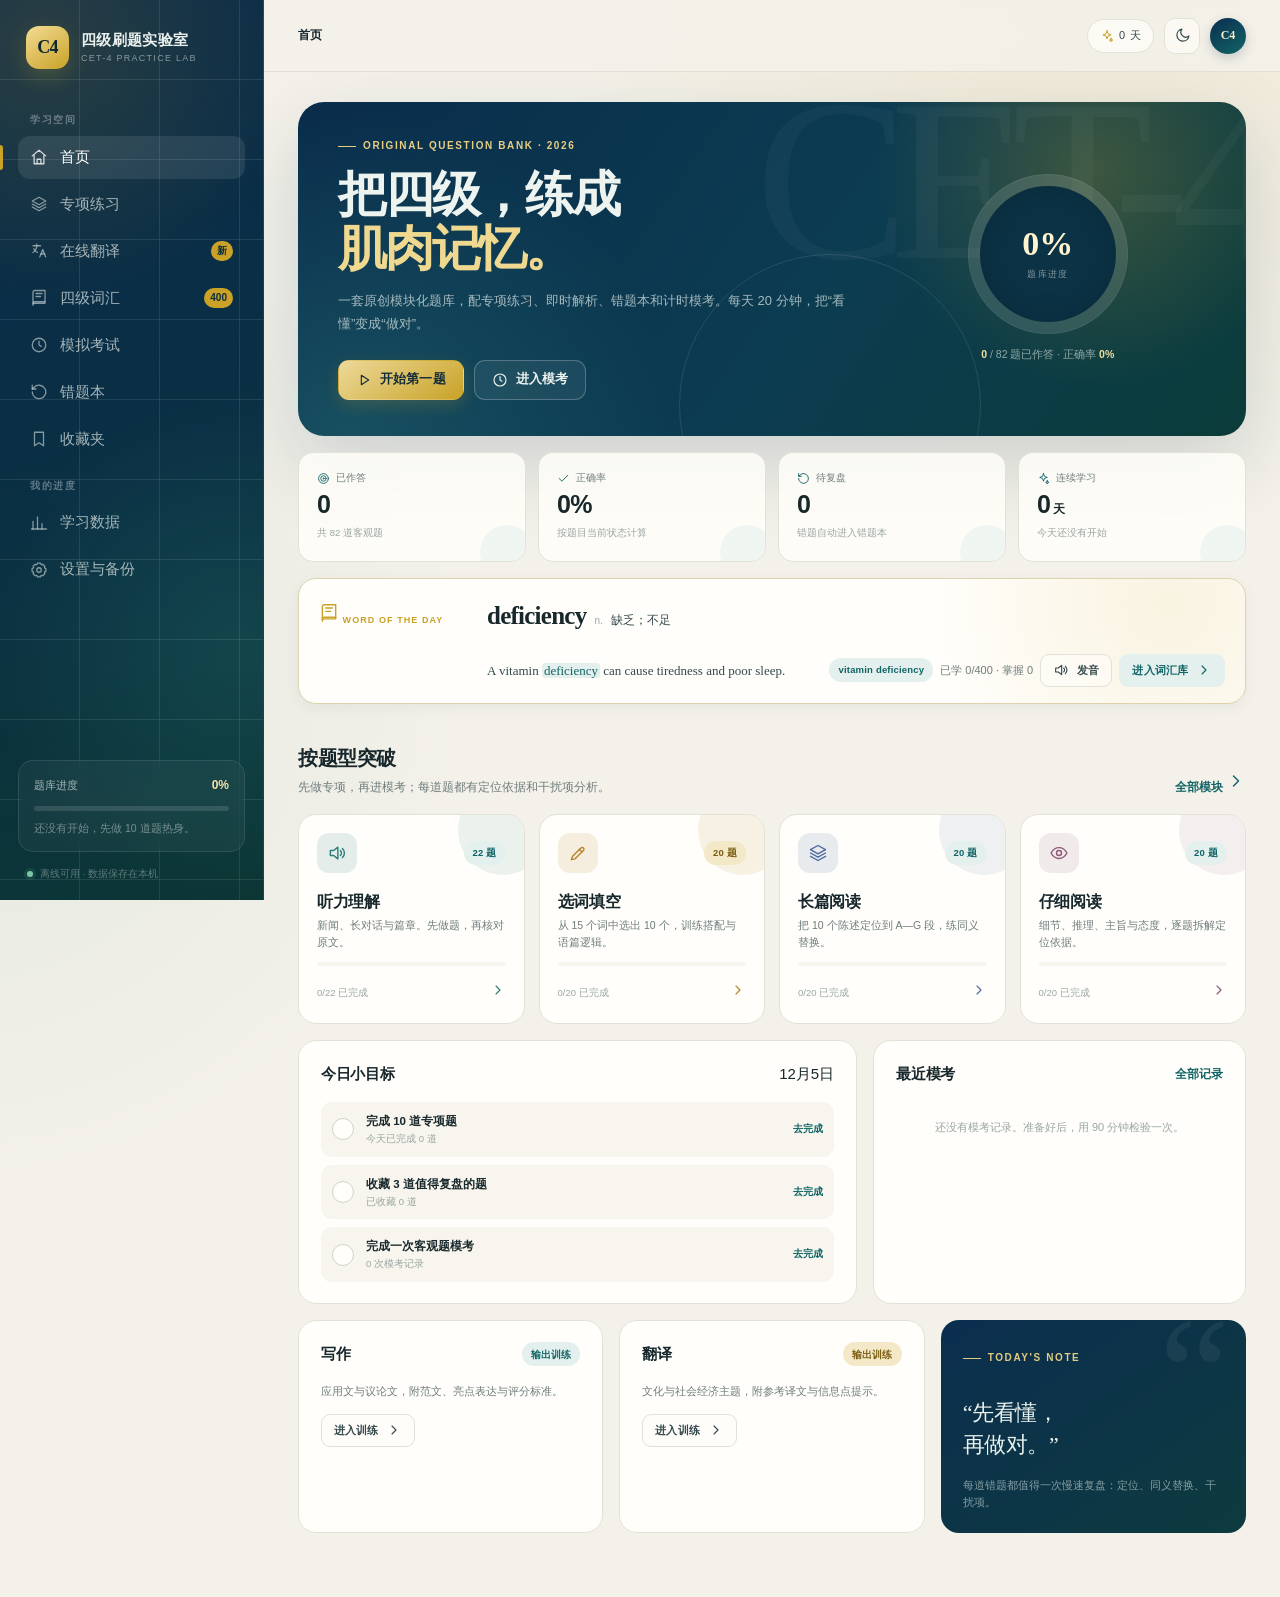
<file: index.html>
<!DOCTYPE html>
<html lang="zh-CN">
<head>
  <meta charset="UTF-8">
  <meta name="viewport" content="width=device-width, initial-scale=1.0, viewport-fit=cover">
  <meta name="theme-color" content="#0b2e4f">
  <meta name="description" content="CET-4 四级刷题实验室：原创题库、模拟考试、写作预测范文、在线翻译、400个四级核心词、900句例句、100个固定搭配、80个短语动词、40组易混词、错题本与学习数据。">
  <meta name="apple-mobile-web-app-capable" content="yes">
  <meta name="mobile-web-app-capable" content="yes">
  <meta name="apple-mobile-web-app-status-bar-style" content="default">
  <meta name="apple-mobile-web-app-title" content="四级刷题">
  <meta name="format-detection" content="telephone=no">
  <title>CET-4 四级刷题实验室</title>
  <link rel="icon" href="favicon.svg" type="image/svg+xml">
  <link rel="manifest" href="manifest.webmanifest">
  <link rel="apple-touch-icon" sizes="180x180" href="icons/apple-touch-icon.png">
  <link rel="stylesheet" href="styles.css">
</head>
<body>
  <svg class="svg-sprite" aria-hidden="true" xmlns="http://www.w3.org/2000/svg">
    <symbol id="i-home" viewBox="0 0 24 24"><path d="M3 10.5 12 3l9 7.5"/><path d="M5.5 9.5V21h13V9.5"/><path d="M9.5 21v-6h5v6"/></symbol>
    <symbol id="i-layers" viewBox="0 0 24 24"><path d="m12 3 9 5-9 5-9-5 9-5Z"/><path d="m3 12 9 5 9-5"/><path d="m3 16 9 5 9-5"/></symbol>
    <symbol id="i-book" viewBox="0 0 24 24"><path d="M4 4.5A2.5 2.5 0 0 1 6.5 2H20v17H6.5A2.5 2.5 0 0 0 4 21.5v-17Z"/><path d="M4 19.5A2.5 2.5 0 0 1 6.5 17H20"/><path d="M8 6h8"/><path d="M8 10h6"/></symbol>
    <symbol id="i-clock" viewBox="0 0 24 24"><circle cx="12" cy="12" r="9"/><path d="M12 7v5l3 1.8"/></symbol>
    <symbol id="i-rotate" viewBox="0 0 24 24"><path d="M3 12a9 9 0 1 0 2.6-6.4L3 8"/><path d="M3 3v5h5"/></symbol>
    <symbol id="i-bookmark" viewBox="0 0 24 24"><path d="M6 3h12v18l-6-4-6 4V3Z"/></symbol>
    <symbol id="i-chart" viewBox="0 0 24 24"><path d="M4 20V10"/><path d="M10 20V4"/><path d="M16 20v-7"/><path d="M22 20H2"/></symbol>
    <symbol id="i-settings" viewBox="0 0 24 24"><circle cx="12" cy="12" r="3"/><path d="M19.4 15a1.7 1.7 0 0 0 .3 1.9l.1.1-2.8 2.8-.1-.1a1.7 1.7 0 0 0-1.9-.3 1.7 1.7 0 0 0-1 1.6v.2h-4V21a1.7 1.7 0 0 0-1-1.6 1.7 1.7 0 0 0-1.9.3l-.1.1L4.2 17l.1-.1a1.7 1.7 0 0 0 .3-1.9A1.7 1.7 0 0 0 3 14H2.8v-4H3a1.7 1.7 0 0 0 1.6-1 1.7 1.7 0 0 0-.3-1.9L4.2 7 7 4.2l.1.1a1.7 1.7 0 0 0 1.9.3A1.7 1.7 0 0 0 10 3V2.8h4V3a1.7 1.7 0 0 0 1 1.6 1.7 1.7 0 0 0 1.9-.3l.1-.1L19.8 7l-.1.1a1.7 1.7 0 0 0-.3 1.9 1.7 1.7 0 0 0 1.6 1h.2v4H21a1.7 1.7 0 0 0-1.6 1Z"/></symbol>
    <symbol id="i-play" viewBox="0 0 24 24"><path d="m8 5 11 7-11 7V5Z"/></symbol>
    <symbol id="i-arrow-left" viewBox="0 0 24 24"><path d="m15 18-6-6 6-6"/></symbol>
    <symbol id="i-arrow-right" viewBox="0 0 24 24"><path d="m9 18 6-6-6-6"/></symbol>
    <symbol id="i-check" viewBox="0 0 24 24"><path d="m4 12 5 5L20 6"/></symbol>
    <symbol id="i-x" viewBox="0 0 24 24"><path d="m6 6 12 12"/><path d="m18 6-12 12"/></symbol>
    <symbol id="i-menu" viewBox="0 0 24 24"><path d="M4 7h16"/><path d="M4 12h16"/><path d="M4 17h16"/></symbol>
    <symbol id="i-sun" viewBox="0 0 24 24"><circle cx="12" cy="12" r="4"/><path d="M12 2v2"/><path d="M12 20v2"/><path d="m4.9 4.9 1.4 1.4"/><path d="m17.7 17.7 1.4 1.4"/><path d="M2 12h2"/><path d="M20 12h2"/><path d="m4.9 19.1 1.4-1.4"/><path d="m17.7 6.3 1.4-1.4"/></symbol>
    <symbol id="i-moon" viewBox="0 0 24 24"><path d="M21 12.8A8.5 8.5 0 1 1 11.2 3a7 7 0 0 0 9.8 9.8Z"/></symbol>
    <symbol id="i-volume" viewBox="0 0 24 24"><path d="M4 9v6h4l5 4V5L8 9H4Z"/><path d="M16 9a4 4 0 0 1 0 6"/><path d="M18.5 6.5a7.5 7.5 0 0 1 0 11"/></symbol>
    <symbol id="i-eye" viewBox="0 0 24 24"><path d="M2.5 12S6 5.5 12 5.5 21.5 12 21.5 12 18 18.5 12 18.5 2.5 12 2.5 12Z"/><circle cx="12" cy="12" r="3"/></symbol>
    <symbol id="i-flag" viewBox="0 0 24 24"><path d="M5 21V4"/><path d="M5 4h11l-1.5 4L16 12H5"/></symbol>
    <symbol id="i-trash" viewBox="0 0 24 24"><path d="M4 7h16"/><path d="M9 7V4h6v3"/><path d="m6 7 1 14h10l1-14"/><path d="M10 11v6"/><path d="M14 11v6"/></symbol>
    <symbol id="i-download" viewBox="0 0 24 24"><path d="M12 3v12"/><path d="m7 10 5 5 5-5"/><path d="M4 21h16"/></symbol>
    <symbol id="i-upload" viewBox="0 0 24 24"><path d="M12 21V9"/><path d="m7 14 5-5 5 5"/><path d="M4 3h16"/></symbol>
    <symbol id="i-spark" viewBox="0 0 24 24"><path d="m12 3 1.8 5.2L19 10l-5.2 1.8L12 17l-1.8-5.2L5 10l5.2-1.8L12 3Z"/><path d="m19 16 .8 2.2L22 19l-2.2.8L19 22l-.8-2.2L16 19l2.2-.8L19 16Z"/></symbol>
    <symbol id="i-target" viewBox="0 0 24 24"><circle cx="12" cy="12" r="9"/><circle cx="12" cy="12" r="5"/><circle cx="12" cy="12" r="1"/></symbol>
    <symbol id="i-pen" viewBox="0 0 24 24"><path d="m4 20 4.5-1 10-10a2.1 2.1 0 0 0-3-3l-10 10L4 20Z"/><path d="m13.5 7.5 3 3"/></symbol>
    <symbol id="i-languages" viewBox="0 0 24 24"><path d="M4 5h10"/><path d="M9 3v2c0 4-2 7-5 9"/><path d="M5 9c1 2 3 4 5 5"/><path d="m13 20 4-10 4 10"/><path d="M14.5 16h5"/></symbol>
    <symbol id="i-list" viewBox="0 0 24 24"><path d="M8 6h13"/><path d="M8 12h13"/><path d="M8 18h13"/><path d="M3 6h.01"/><path d="M3 12h.01"/><path d="M3 18h.01"/></symbol>
    <symbol id="i-timer" viewBox="0 0 24 24"><circle cx="12" cy="13" r="8"/><path d="M12 9v4l2.5 1.5"/><path d="M9 2h6"/></symbol>
    <symbol id="i-chevron-down" viewBox="0 0 24 24"><path d="m6 9 6 6 6-6"/></symbol>
    <symbol id="i-refresh" viewBox="0 0 24 24"><path d="M20 11a8 8 0 1 0-2.3 5.7"/><path d="M20 4v7h-7"/></symbol>
  </svg>

  <div class="app-shell">
    <aside class="sidebar" id="sidebar">
      <div class="brand">
        <div class="brand-mark">C4</div>
        <div class="brand-copy">
          <strong>四级刷题实验室</strong>
          <span>CET-4 PRACTICE LAB</span>
        </div>
        <button class="mobile-close" id="mobile-close" aria-label="关闭菜单">×</button>
      </div>

      <div class="side-label">学习空间</div>
      <nav class="nav" id="main-nav">
        <a href="#/home" data-nav="home"><svg class="icon"><use href="#i-home"></use></svg><span>首页</span></a>
        <a href="#/practice" data-nav="practice"><svg class="icon"><use href="#i-layers"></use></svg><span>专项练习</span></a>
        <a href="#/translate" data-nav="translate"><svg class="icon"><use href="#i-languages"></use></svg><span>在线翻译</span><em class="nav-badge">新</em></a>
        <a href="#/vocab" data-nav="vocab"><svg class="icon"><use href="#i-book"></use></svg><span>四级词汇</span><em class="nav-badge" id="nav-vocab-badge">300</em></a>
        <a href="#/exam" data-nav="exam"><svg class="icon"><use href="#i-clock"></use></svg><span>模拟考试</span><em class="nav-badge" id="nav-exam-badge" hidden></em></a>
        <a href="#/wrong" data-nav="wrong"><svg class="icon"><use href="#i-rotate"></use></svg><span>错题本</span><em class="nav-badge" id="nav-wrong-badge">0</em></a>
        <a href="#/bookmarks" data-nav="bookmarks"><svg class="icon"><use href="#i-bookmark"></use></svg><span>收藏夹</span><em class="nav-badge" id="nav-bookmark-badge">0</em></a>
      </nav>

      <div class="side-label">我的进度</div>
      <nav class="nav">
        <a href="#/stats" data-nav="stats"><svg class="icon"><use href="#i-chart"></use></svg><span>学习数据</span></a>
        <a href="#/settings" data-nav="settings"><svg class="icon"><use href="#i-settings"></use></svg><span>设置与备份</span></a>
      </nav>

      <div class="side-progress">
        <div class="side-progress-head"><span>题库进度</span><strong id="side-progress-text">0%</strong></div>
        <div class="progress-track"><i id="side-progress-bar" style="width:0%"></i></div>
        <p id="side-progress-caption">还没有开始，先做 10 道题热身。</p>
      </div>

      <div class="sidebar-footer">
        <span class="status-dot"></span>
        <span>离线可用 · 数据保存在本机</span>
      </div>
    </aside>

    <div class="main-shell">
      <header class="topbar">
        <button class="icon-btn mobile-menu" id="mobile-menu" aria-label="打开菜单"><svg class="icon"><use href="#i-menu"></use></svg></button>
        <div class="crumb" id="crumb">首页</div>
        <div class="top-actions">
          <div class="streak-pill" title="连续学习天数"><svg class="icon"><use href="#i-spark"></use></svg><span id="top-streak">0</span> 天</div>
          <button class="icon-btn" id="theme-toggle" aria-label="切换主题"><svg class="icon"><use href="#i-moon"></use></svg></button>
          <button class="avatar" id="avatar-btn" aria-label="学习数据">C4</button>
        </div>
      </header>

      <main id="view" class="view" tabindex="-1"></main>
    </div>
  </div>

  <div class="toast-stack" id="toast-stack" aria-live="polite"></div>
  <div class="modal-root" id="modal-root"></div>

  <noscript>
    <div class="noscript">这个刷题应用需要启用 JavaScript。请在浏览器设置中允许 JavaScript 后重新打开。</div>
  </noscript>

  <script src="data.js"></script>
  <script src="vocab.js"></script>
  <script src="vocab_extra.js"></script>
  <script src="vocab_more.js"></script>
  <script src="vocab_third.js"></script>
  <script src="collocations.js"></script>
  <script src="phrasal.js"></script>
  <script src="confusables.js"></script>
  <script src="predictions.js"></script>
  <script src="app.js"></script>
</body>
</html>
</file>
<file: styles.css>
/* ============================================================
   CET-4 Practice Lab
   A calm, editorial study workspace: navy, tea-green, paper.
   ============================================================ */

:root {
  --bg: #f3f1e9;
  --bg-soft: #ece9df;
  --paper: #fbfaf5;
  --card: #fffefa;
  --card-2: #f7f5ed;
  --ink: #17272b;
  --ink-soft: #34494d;
  --muted: #6f7d7d;
  --faint: #9aa6a3;
  --line: #e2e1d7;
  --line-strong: #d2d3c8;
  --navy: #0b2e4f;
  --navy-2: #123f5c;
  --teal: #116466;
  --teal-soft: #e4f0ed;
  --teal-bright: #2c8b83;
  --gold: #c9a227;
  --gold-soft: #f3e8c8;
  --red: #b54b45;
  --red-soft: #f8e8e5;
  --green: #2f7d5c;
  --green-soft: #e6f1e9;
  --blue: #506ba0;
  --purple: #8c5a78;
  --shadow-sm: 0 4px 14px rgba(17, 39, 43, 0.05);
  --shadow: 0 14px 44px rgba(17, 39, 43, 0.08);
  --shadow-lg: 0 30px 80px rgba(11, 46, 79, 0.16);
  --radius-sm: 12px;
  --radius: 18px;
  --radius-lg: 26px;
  --sidebar-w: 264px;
  --font-sans: "Segoe UI", "Microsoft YaHei", "PingFang SC", "Noto Sans CJK SC", Arial, sans-serif;
  --font-serif: "Iowan Old Style", "Palatino Linotype", "Book Antiqua", Georgia, "Songti SC", serif;
  --font-mono: "Cascadia Code", "SFMono-Regular", Consolas, monospace;
  --ease: cubic-bezier(.2, .8, .2, 1);
}

[data-theme="dark"] {
  --bg: #0e1517;
  --bg-soft: #121b1d;
  --paper: #111a1c;
  --card: #162125;
  --card-2: #1a282b;
  --ink: #eef1ec;
  --ink-soft: #d4ddd8;
  --muted: #96a5a1;
  --faint: #6d7e7a;
  --line: #29383a;
  --line-strong: #36484a;
  --navy: #071e33;
  --navy-2: #0c3048;
  --teal: #3d9a92;
  --teal-soft: #163331;
  --teal-bright: #5fb8ae;
  --gold: #d8b64d;
  --gold-soft: #352e18;
  --red: #df6f65;
  --red-soft: #351f1d;
  --green: #6cba8e;
  --green-soft: #173226;
  --shadow-sm: 0 4px 14px rgba(0, 0, 0, 0.2);
  --shadow: 0 18px 48px rgba(0, 0, 0, 0.26);
  --shadow-lg: 0 30px 80px rgba(0, 0, 0, 0.42);
}

* { box-sizing: border-box; }

html { scroll-behavior: smooth; -webkit-text-size-adjust: 100%; }

body {
  margin: 0;
  min-height: 100vh;
  min-height: 100dvh;
  overscroll-behavior-y: none;
  -webkit-tap-highlight-color: transparent;
  color: var(--ink);
  background:
    radial-gradient(circle at 86% -2%, rgba(201, 162, 39, 0.10), transparent 28%),
    radial-gradient(circle at -4% 42%, rgba(17, 100, 102, 0.07), transparent 32%),
    var(--bg);
  font-family: var(--font-sans);
  font-size: 15px;
  line-height: 1.65;
  -webkit-font-smoothing: antialiased;
  text-rendering: optimizeLegibility;
}

::selection { background: var(--gold-soft); color: var(--ink); }

a { color: inherit; text-decoration: none; }

button, input, select, textarea { font: inherit; color: inherit; }
button { cursor: pointer; }
button:disabled { cursor: not-allowed; opacity: .55; }
a, button, .option, .palette-btn, .rate-btn, .nav a { touch-action: manipulation; }

.svg-sprite {
  position: absolute;
  width: 0;
  height: 0;
  overflow: hidden;
}

.icon {
  width: 20px;
  height: 20px;
  fill: none;
  stroke: currentColor;
  stroke-width: 1.7;
  stroke-linecap: round;
  stroke-linejoin: round;
  flex: 0 0 auto;
}

/* ---------- shell ---------- */

.app-shell { min-height: 100vh; min-height: 100dvh; }

.sidebar {
  position: fixed;
  inset: 0 auto 0 0;
  z-index: 40;
  width: var(--sidebar-w);
  min-height: 100dvh;
  display: flex;
  flex-direction: column;
  padding: 26px 18px 18px;
  overflow-y: auto;
  color: #e9efec;
  background:
    radial-gradient(circle at 16% 4%, rgba(201, 162, 39, .17), transparent 30%),
    radial-gradient(circle at 90% 72%, rgba(61, 154, 146, .18), transparent 36%),
    linear-gradient(160deg, #092a49 0%, #0a3044 52%, #0b3634 100%);
  border-right: 1px solid rgba(255, 255, 255, .08);
}

.sidebar::after {
  content: "";
  position: absolute;
  inset: 0;
  pointer-events: none;
  opacity: .16;
  background-image: url("data:image/svg+xml,%3Csvg width='80' height='80' viewBox='0 0 80 80' xmlns='http://www.w3.org/2000/svg'%3E%3Cpath d='M0 79.5h80M79.5 0v80' stroke='%23ffffff' stroke-width='.6' fill='none'/%3E%3C/svg%3E");
}

.brand {
  position: relative;
  z-index: 1;
  display: flex;
  align-items: center;
  gap: 12px;
  padding: 0 8px 26px;
}

.brand-mark {
  width: 43px;
  height: 43px;
  display: grid;
  place-items: center;
  border-radius: 13px;
  color: #102830;
  background: linear-gradient(145deg, #f3dc94, var(--gold));
  font-family: var(--font-serif);
  font-weight: 800;
  font-size: 18px;
  letter-spacing: -.04em;
  box-shadow: 0 8px 20px rgba(201, 162, 39, .22);
}

.brand-copy { display: flex; flex-direction: column; line-height: 1.25; }
.brand-copy strong { font-size: 15px; letter-spacing: .02em; }
.brand-copy span { margin-top: 4px; color: rgba(233, 239, 236, .52); font-size: 9px; letter-spacing: .14em; }

.mobile-close {
  display: none;
  margin-left: auto;
  width: 34px;
  height: 34px;
  border: 1px solid rgba(255, 255, 255, .16);
  border-radius: 10px;
  color: #fff;
  background: transparent;
  font-size: 22px;
  line-height: 1;
}

.side-label {
  position: relative;
  z-index: 1;
  padding: 17px 12px 7px;
  color: rgba(233, 239, 236, .38);
  font-size: 10px;
  font-weight: 700;
  letter-spacing: .16em;
  text-transform: uppercase;
}

.nav { position: relative; z-index: 1; display: grid; gap: 4px; }

.nav a {
  position: relative;
  display: flex;
  align-items: center;
  gap: 12px;
  min-height: 43px;
  padding: 0 12px;
  border-radius: 12px;
  color: rgba(233, 239, 236, .69);
  transition: background .2s var(--ease), color .2s var(--ease), transform .2s var(--ease);
}

.nav a .icon { width: 18px; height: 18px; opacity: .8; }
.nav a:hover { color: #fff; background: rgba(255, 255, 255, .06); }
.nav a.active { color: #fff; background: rgba(255, 255, 255, .09); }
.nav a.active::before {
  content: "";
  position: absolute;
  left: -18px;
  top: 9px;
  bottom: 9px;
  width: 3px;
  border-radius: 0 3px 3px 0;
  background: var(--gold);
}

.nav-badge {
  margin-left: auto;
  min-width: 22px;
  height: 20px;
  padding: 0 6px;
  display: grid;
  place-items: center;
  border-radius: 99px;
  color: #0c2c3b;
  background: var(--gold);
  font-size: 10px;
  font-style: normal;
  font-weight: 800;
}
.nav-badge[hidden] { display: none; }

.side-progress {
  position: relative;
  z-index: 1;
  margin-top: auto;
  padding: 15px;
  border: 1px solid rgba(255, 255, 255, .10);
  border-radius: 15px;
  background: rgba(255, 255, 255, .045);
  backdrop-filter: blur(8px);
}
.side-progress-head { display: flex; justify-content: space-between; font-size: 11px; color: rgba(233, 239, 236, .68); }
.side-progress-head strong { color: #f5e3a7; font-size: 12px; }
.progress-track { height: 5px; margin: 10px 0 9px; border-radius: 99px; background: rgba(255, 255, 255, .12); overflow: hidden; }
.progress-track i { display: block; height: 100%; border-radius: inherit; background: linear-gradient(90deg, var(--gold), #e5cb7b); transition: width .5s var(--ease); }
.side-progress p { margin: 0; color: rgba(233, 239, 236, .45); font-size: 10.5px; line-height: 1.55; }

.sidebar-footer {
  position: relative;
  z-index: 1;
  display: flex;
  align-items: center;
  gap: 7px;
  padding: 14px 9px 0;
  color: rgba(233, 239, 236, .38);
  font-size: 9.5px;
}
.status-dot { width: 6px; height: 6px; border-radius: 50%; background: #7bc6a5; box-shadow: 0 0 0 3px rgba(123, 198, 165, .12); }

.main-shell {
  width: calc(100% - var(--sidebar-w));
  min-height: 100vh;
  min-height: 100dvh;
  margin-left: var(--sidebar-w);
  display: flex;
  flex-direction: column;
}

.topbar {
  position: sticky;
  top: 0;
  z-index: 30;
  height: 72px;
  display: flex;
  align-items: center;
  gap: 15px;
  padding: 0 34px;
  border-bottom: 1px solid rgba(210, 211, 200, .55);
  background: color-mix(in srgb, var(--bg) 82%, transparent);
  backdrop-filter: blur(16px);
}

.crumb { color: var(--muted); font-size: 12px; letter-spacing: .02em; }
.crumb strong { color: var(--ink); font-weight: 700; }

.top-actions { margin-left: auto; display: flex; align-items: center; gap: 10px; }

.streak-pill {
  display: flex;
  align-items: center;
  gap: 5px;
  height: 34px;
  padding: 0 12px;
  border: 1px solid var(--line);
  border-radius: 99px;
  color: var(--ink-soft);
  background: color-mix(in srgb, var(--card) 72%, transparent);
  font-size: 11px;
}
.streak-pill .icon { width: 14px; height: 14px; color: var(--gold); }

.icon-btn {
  width: 36px;
  height: 36px;
  display: inline-grid;
  place-items: center;
  border: 1px solid var(--line);
  border-radius: 11px;
  color: var(--ink-soft);
  background: color-mix(in srgb, var(--card) 68%, transparent);
  transition: border-color .2s, color .2s, background .2s, transform .2s;
}
.icon-btn:hover { border-color: var(--line-strong); color: var(--ink); transform: translateY(-1px); }
.icon-btn .icon { width: 17px; height: 17px; }

.avatar {
  width: 36px;
  height: 36px;
  border: 0;
  border-radius: 50%;
  color: #f6edcb;
  background: linear-gradient(145deg, var(--navy), var(--teal));
  font-family: var(--font-serif);
  font-size: 12px;
  font-weight: 800;
  box-shadow: 0 4px 12px rgba(11, 46, 79, .2);
}

.mobile-menu { display: none; }

.view {
  width: 100%;
  max-width: 1280px;
  margin: 0 auto;
  padding: 30px 34px 64px;
  outline: none;
}

.view > * { animation: fade-up .45s var(--ease) both; }
.view > *:nth-child(2) { animation-delay: .04s; }
.view > *:nth-child(3) { animation-delay: .08s; }
.view > *:nth-child(4) { animation-delay: .12s; }

@keyframes fade-up {
  from { opacity: 0; transform: translateY(10px); }
  to { opacity: 1; transform: translateY(0); }
}

/* ---------- typography & common ---------- */

.eyebrow {
  display: inline-flex;
  align-items: center;
  gap: 7px;
  margin: 0 0 12px;
  color: var(--teal);
  font-size: 10px;
  font-weight: 800;
  letter-spacing: .16em;
  text-transform: uppercase;
}
.eyebrow::before { content: ""; width: 18px; height: 1px; background: currentColor; }

h1, h2, h3, h4, p { margin-top: 0; }
h1, h2, h3 { letter-spacing: -.02em; }

.page-title {
  margin: 0 0 7px;
  font-size: clamp(27px, 3vw, 38px);
  line-height: 1.15;
  font-weight: 800;
  color: var(--ink);
}
.page-subtitle { max-width: 720px; margin: 0; color: var(--muted); font-size: 13.5px; line-height: 1.75; }

.page-head { display: flex; align-items: flex-end; justify-content: space-between; gap: 24px; margin-bottom: 26px; }
.page-head-actions { display: flex; gap: 9px; flex-wrap: wrap; }

.section-head { display: flex; align-items: end; justify-content: space-between; gap: 20px; margin: 38px 0 16px; }
.section-head h2 { margin: 0 0 3px; font-size: 20px; font-weight: 800; }
.section-head p { margin: 0; color: var(--muted); font-size: 12px; }
.section-link { color: var(--teal); font-size: 12px; font-weight: 700; white-space: nowrap; }
.section-link:hover { text-decoration: underline; text-underline-offset: 3px; }

.card {
  border: 1px solid var(--line);
  border-radius: var(--radius);
  background: var(--card);
  box-shadow: var(--shadow-sm);
}

.btn {
  display: inline-flex;
  align-items: center;
  justify-content: center;
  gap: 8px;
  min-height: 40px;
  white-space: nowrap;
  padding: 0 17px;
  border: 1px solid transparent;
  border-radius: 11px;
  font-size: 12.5px;
  font-weight: 700;
  letter-spacing: .01em;
  transition: transform .18s var(--ease), box-shadow .18s var(--ease), background .18s, border-color .18s;
}
.btn:hover { transform: translateY(-1px); }
.btn:active { transform: translateY(0); }
.btn .icon { width: 16px; height: 16px; }
.btn-primary { color: #f7fbFA; background: linear-gradient(145deg, var(--teal), #0d5354); box-shadow: 0 6px 16px rgba(17, 100, 102, .18); }
.btn-primary:hover { box-shadow: 0 10px 24px rgba(17, 100, 102, .24); }
.btn-gold { color: #132c39; background: linear-gradient(145deg, #edda9a, var(--gold)); box-shadow: 0 6px 16px rgba(201, 162, 39, .2); }
.btn-ghost { color: var(--ink-soft); border-color: var(--line); background: color-mix(in srgb, var(--card) 60%, transparent); }
.btn-ghost:hover { border-color: var(--line-strong); background: var(--card); }
.btn-soft { color: var(--teal); background: var(--teal-soft); }
.btn-danger { color: var(--red); border-color: color-mix(in srgb, var(--red) 28%, var(--line)); background: var(--red-soft); }
.btn-sm { min-height: 33px; padding: 0 12px; font-size: 11px; border-radius: 9px; }
.btn-block { width: 100%; }
.btn[disabled] { box-shadow: none; }

.chip {
  display: inline-flex;
  align-items: center;
  gap: 5px;
  min-height: 24px;
  padding: 0 9px;
  border-radius: 99px;
  color: var(--teal);
  background: var(--teal-soft);
  font-size: 9.5px;
  font-weight: 700;
  letter-spacing: .02em;
  white-space: nowrap;
}
.chip.gold { color: #7a5d10; background: var(--gold-soft); }
.chip.red { color: var(--red); background: var(--red-soft); }
.chip.green { color: var(--green); background: var(--green-soft); }
.chip.muted { color: var(--muted); background: var(--card-2); }
.chip.blue { color: var(--blue); background: color-mix(in srgb, var(--blue) 11%, var(--card)); }

.muted { color: var(--muted); }
.small { font-size: 11px; }
.mono { font-family: var(--font-mono); }

/* ---------- dashboard ---------- */

.hero {
  position: relative;
  display: grid;
  grid-template-columns: minmax(0, 1.25fr) minmax(250px, .75fr);
  gap: 24px;
  min-height: 300px;
  padding: 36px 40px;
  overflow: hidden;
  border-radius: var(--radius-lg);
  color: #edf4f0;
  background:
    radial-gradient(circle at 84% 20%, rgba(201, 162, 39, .26), transparent 26%),
    radial-gradient(circle at 5% 100%, rgba(58, 154, 146, .28), transparent 34%),
    linear-gradient(125deg, #092c4b 0%, #0c3c51 54%, #0b3c3a 100%);
  box-shadow: var(--shadow-lg);
}
.hero::before {
  content: "CET-4";
  position: absolute;
  right: -22px;
  top: -36px;
  color: rgba(255, 255, 255, .035);
  font-family: var(--font-serif);
  font-size: 230px;
  line-height: 1;
  letter-spacing: -.08em;
  pointer-events: none;
}
.hero::after {
  content: "";
  position: absolute;
  right: 28%;
  bottom: -120px;
  width: 300px;
  height: 300px;
  border: 1px solid rgba(255, 255, 255, .10);
  border-radius: 50%;
  pointer-events: none;
}
.hero-copy { position: relative; z-index: 1; display: flex; flex-direction: column; align-items: flex-start; }
.hero .eyebrow { color: #e8ce83; }
.hero .eyebrow::before { background: #e8ce83; }
.hero h1 {
  max-width: 620px;
  margin: 0 0 14px;
  font-size: clamp(31px, 4.2vw, 49px);
  line-height: 1.12;
  font-weight: 800;
  letter-spacing: -.045em;
}
.hero h1 em { color: #efd88f; font-style: normal; }
.hero p { max-width: 520px; margin: 0; color: rgba(237, 244, 240, .68); font-size: 13px; line-height: 1.75; }
.hero-actions { display: flex; gap: 10px; flex-wrap: wrap; margin-top: auto; padding-top: 24px; }
.hero .btn-ghost { color: #eef4f0; border-color: rgba(255, 255, 255, .23); background: rgba(255, 255, 255, .06); }
.hero .btn-ghost:hover { background: rgba(255, 255, 255, .12); }

.hero-side { position: relative; z-index: 1; display: flex; flex-direction: column; align-items: center; justify-content: center; gap: 12px; }
.ring {
  --pct: 0;
  width: 160px;
  height: 160px;
  padding: 12px;
  border-radius: 50%;
  background: conic-gradient(var(--gold) calc(var(--pct) * 1%), rgba(255, 255, 255, .12) 0);
  box-shadow: inset 0 0 0 1px rgba(255, 255, 255, .06);
}
.ring-inner {
  width: 100%;
  height: 100%;
  display: grid;
  place-content: center;
  text-align: center;
  border-radius: 50%;
  background: #0b3245;
  box-shadow: inset 0 0 30px rgba(0, 0, 0, .14);
}
.ring-inner strong { font-family: var(--font-serif); font-size: 34px; line-height: 1; color: #fff4cf; }
.ring-inner span { margin-top: 6px; color: rgba(237, 244, 240, .52); font-size: 9px; letter-spacing: .13em; }
.hero-side-note { color: rgba(237, 244, 240, .58); font-size: 10.5px; text-align: center; }
.hero-side-note strong { color: #f2df9f; }

.quick-stats { display: grid; grid-template-columns: repeat(4, minmax(0, 1fr)); gap: 12px; margin-top: 16px; }
.stat-card {
  position: relative;
  padding: 17px 18px;
  overflow: hidden;
  border: 1px solid var(--line);
  border-radius: 15px;
  background: color-mix(in srgb, var(--card) 84%, transparent);
}
.stat-card::after { content: ""; position: absolute; right: -9px; bottom: -18px; width: 54px; height: 54px; border-radius: 50%; background: var(--teal-soft); opacity: .55; }
.stat-card .stat-label { display: flex; align-items: center; gap: 6px; color: var(--muted); font-size: 10px; }
.stat-card .stat-label .icon { width: 13px; height: 13px; color: var(--teal); }
.stat-card strong { display: block; margin-top: 5px; font-size: 25px; line-height: 1.1; font-weight: 800; letter-spacing: -.03em; }
.stat-card small { color: var(--faint); font-size: 9.5px; }

.module-grid { display: grid; grid-template-columns: repeat(4, minmax(0, 1fr)); gap: 14px; }
.module-card {
  position: relative;
  display: flex;
  flex-direction: column;
  min-height: 174px;
  padding: 18px;
  overflow: hidden;
  border: 1px solid var(--line);
  border-radius: var(--radius);
  background: var(--card);
  transition: transform .22s var(--ease), box-shadow .22s var(--ease), border-color .22s;
}
.module-card:hover { transform: translateY(-3px); border-color: var(--line-strong); box-shadow: var(--shadow); }
.module-card::after {
  content: "";
  position: absolute;
  right: -24px;
  top: -30px;
  width: 90px;
  height: 90px;
  border-radius: 50%;
  background: var(--accent-soft, var(--teal-soft));
  opacity: .75;
}
.module-top { position: relative; z-index: 1; display: flex; align-items: center; justify-content: space-between; gap: 10px; }
.module-icon {
  width: 40px;
  height: 40px;
  display: grid;
  place-items: center;
  border-radius: 12px;
  color: var(--accent, var(--teal));
  background: var(--accent-soft, var(--teal-soft));
}
.module-icon .icon { width: 20px; height: 20px; }
.module-card h3 { margin: 16px 0 2px; font-size: 16px; font-weight: 800; }
.module-card p { margin: 0; color: var(--muted); font-size: 10.5px; }
.module-foot { display: flex; align-items: center; justify-content: space-between; gap: 8px; margin-top: auto; padding-top: 15px; }
.module-foot .mini-count { color: var(--faint); font-size: 9.5px; }
.module-progress { height: 4px; margin-top: 10px; border-radius: 99px; background: var(--card-2); overflow: hidden; }
.module-progress i { display: block; height: 100%; border-radius: inherit; background: var(--accent, var(--teal)); transition: width .45s var(--ease); }
.module-arrow { color: var(--accent, var(--teal)); }
.module-arrow .icon { width: 16px; height: 16px; }

.dashboard-lower { display: grid; grid-template-columns: minmax(0, 1.2fr) minmax(290px, .8fr); gap: 16px; margin-top: 16px; }
.panel { padding: 21px 22px; border: 1px solid var(--line); border-radius: var(--radius); background: var(--card); }
.panel-head { display: flex; align-items: center; justify-content: space-between; gap: 12px; margin-bottom: 15px; }
.panel-head h3 { margin: 0; font-size: 15px; font-weight: 800; }
.panel-head .small { color: var(--muted); font-size: 10px; }

.task-list { display: grid; gap: 8px; }
.task-row { display: flex; align-items: center; gap: 12px; padding: 10px 11px; border-radius: 11px; background: var(--card-2); }
.task-check { width: 22px; height: 22px; display: grid; place-items: center; border: 1px solid var(--line-strong); border-radius: 50%; color: transparent; background: var(--card); flex: 0 0 auto; }
.task-row.done .task-check { color: #fff; border-color: var(--green); background: var(--green); }
.task-row.done .task-name { color: var(--muted); text-decoration: line-through; }
.task-check .icon { width: 12px; height: 12px; }
.task-copy { min-width: 0; }
.task-name { display: block; font-size: 11.5px; font-weight: 600; }
.task-meta { display: block; color: var(--faint); font-size: 9.5px; }
.task-link { margin-left: auto; color: var(--teal); font-size: 10px; font-weight: 700; }

.exam-mini-list { display: grid; gap: 9px; }
.exam-mini-row { display: flex; align-items: center; gap: 11px; padding: 10px 0; border-bottom: 1px dashed var(--line); }
.exam-mini-row:last-child { border-bottom: 0; padding-bottom: 0; }
.exam-mini-date { width: 42px; color: var(--faint); font-family: var(--font-mono); font-size: 9px; line-height: 1.4; }
.exam-mini-main { min-width: 0; flex: 1; }
.exam-mini-main strong { display: block; font-size: 11.5px; }
.exam-mini-main span { color: var(--faint); font-size: 9.5px; }
.exam-mini-score { font-family: var(--font-serif); font-size: 17px; font-weight: 800; color: var(--teal); }
.empty-mini { padding: 16px 0; color: var(--faint); font-size: 11px; text-align: center; }

.quote-card {
  position: relative;
  min-height: 100%;
  padding: 22px;
  overflow: hidden;
  border-radius: var(--radius);
  color: #eaf2ed;
  background: linear-gradient(145deg, var(--navy), #0d3b3f);
}
.quote-card::after { content: "“"; position: absolute; right: 16px; top: -26px; color: rgba(255, 255, 255, .06); font-family: var(--font-serif); font-size: 160px; line-height: 1; }
.quote-card .eyebrow { color: #e4cb82; }
.quote-card .eyebrow::before { background: #e4cb82; }
.quote-card blockquote { position: relative; z-index: 1; margin: 18px 0 16px; font-family: var(--font-serif); font-size: 22px; line-height: 1.45; letter-spacing: -.02em; }
.quote-card p { position: relative; z-index: 1; margin: 0; color: rgba(234, 242, 237, .55); font-size: 10.5px; }

/* ---------- practice hub ---------- */

.practice-grid { display: grid; grid-template-columns: repeat(3, minmax(0, 1fr)); gap: 14px; }
.practice-card {
  display: flex;
  flex-direction: column;
  min-height: 210px;
  padding: 21px;
  border: 1px solid var(--line);
  border-radius: var(--radius);
  background: var(--card);
  transition: transform .22s var(--ease), box-shadow .22s var(--ease), border-color .22s;
}
.practice-card:hover { transform: translateY(-3px); border-color: var(--line-strong); box-shadow: var(--shadow); }
.practice-card .module-icon { width: 46px; height: 46px; border-radius: 14px; }
.practice-card h3 { margin: 18px 0 4px; font-size: 18px; }
.practice-card .en { color: var(--faint); font-size: 9px; letter-spacing: .12em; text-transform: uppercase; }
.practice-card p { margin: 6px 0 16px; color: var(--muted); font-size: 11.5px; line-height: 1.65; }
.practice-card .card-foot { margin-top: auto; display: flex; align-items: center; justify-content: space-between; gap: 10px; }
.practice-card .card-foot span { color: var(--faint); font-size: 10px; }
.practice-card .btn { min-height: 34px; padding: 0 13px; font-size: 11px; }

.group-list { display: grid; gap: 10px; }
.group-row {
  display: flex;
  align-items: center;
  gap: 15px;
  padding: 16px 17px;
  border: 1px solid var(--line);
  border-radius: 14px;
  background: var(--card);
  transition: border-color .2s, transform .2s, box-shadow .2s;
}
.group-row:hover { border-color: var(--line-strong); transform: translateX(2px); box-shadow: var(--shadow-sm); }
.group-number {
  width: 42px;
  height: 42px;
  display: grid;
  place-items: center;
  border-radius: 12px;
  color: var(--teal);
  background: var(--teal-soft);
  font-family: var(--font-serif);
  font-size: 15px;
  font-weight: 800;
  flex: 0 0 auto;
}
.group-main { min-width: 0; flex: 1; }
.group-main h3 { margin: 0 0 3px; font-size: 13.5px; font-weight: 700; }
.group-main p { margin: 0; color: var(--muted); font-size: 10.5px; }
.group-meta { display: flex; align-items: center; gap: 10px; margin-top: 6px; }
.group-meta span { color: var(--faint); font-size: 9.5px; }
.group-status { display: flex; align-items: center; gap: 2px; margin-left: auto; }
.dot { width: 7px; height: 7px; border-radius: 50%; background: var(--line-strong); }
.dot.done { background: var(--green); }
.dot.wrong { background: var(--red); }
.group-row .btn { flex: 0 0 auto; margin-left: 8px; }

/* ---------- practice / reading ---------- */

.practice-layout { display: grid; grid-template-columns: minmax(0, 1.06fr) minmax(0, .94fr); gap: 18px; align-items: start; }
.practice-layout.listening-layout { grid-template-columns: minmax(0, .72fr) minmax(0, 1.28fr); }
.tts-panel { display: flex; align-items: center; gap: 12px; flex-wrap: wrap; padding: 13px; border: 1px solid var(--line); border-radius: 12px; background: var(--card-2); }
.tts-orb { width: 40px; height: 40px; display: grid; place-items: center; border-radius: 50%; color: #fff8df; background: linear-gradient(145deg, var(--teal), #0b3b45); box-shadow: 0 8px 18px rgba(17, 100, 102, .2); flex: 0 0 auto; }
.tts-orb .icon { width: 19px; height: 19px; }
.tts-copy { min-width: 150px; flex: 1; }
.tts-copy strong { display: block; font-size: 11px; }
.tts-copy p { margin: 2px 0 0; color: var(--muted); font-size: 9.5px; line-height: 1.55; }
.tts-actions { display: flex; gap: 6px; flex-wrap: wrap; }
.transcript-details { margin-top: 18px; }
.exam-tts { margin-bottom: 18px; }
.passage-card {
  position: sticky;
  top: 92px;
  max-height: calc(100vh - 120px);
  overflow: auto;
  padding: 26px 27px;
  border: 1px solid var(--line);
  border-radius: var(--radius);
  background: var(--card);
  scrollbar-width: thin;
}
.passage-card .passage-label { display: flex; align-items: center; justify-content: space-between; gap: 10px; margin-bottom: 12px; }
.passage-card h2 { margin: 0 0 16px; font-size: 23px; line-height: 1.25; }
.passage-body { color: var(--ink-soft); font-family: var(--font-serif); font-size: 15.5px; line-height: 1.95; }
.passage-body p { margin: 0 0 15px; }
.passage-body p:last-child { margin-bottom: 0; }
.passage-transcript { font-family: var(--font-sans); font-size: 13px; line-height: 1.9; }
.transcript-note { margin-bottom: 12px; padding: 9px 11px; border-radius: 9px; color: var(--muted); background: var(--card-2); font-size: 10px; }

.question-card { padding: 25px 26px; border: 1px solid var(--line); border-radius: var(--radius); background: var(--card); box-shadow: var(--shadow-sm); }
.question-top { display: flex; align-items: center; justify-content: space-between; gap: 12px; margin-bottom: 13px; }
.question-index { color: var(--faint); font-family: var(--font-mono); font-size: 10px; }
.q-stem { margin: 0 0 18px; font-size: 19px; line-height: 1.55; font-weight: 700; letter-spacing: -.01em; }
.options { display: grid; gap: 9px; }
.option {
  display: flex;
  align-items: flex-start;
  gap: 12px;
  width: 100%;
  padding: 12px 14px;
  text-align: left;
  border: 1px solid var(--line);
  border-radius: 12px;
  background: var(--card);
  transition: border-color .18s, background .18s, transform .18s;
}
.option:hover { border-color: var(--teal); background: color-mix(in srgb, var(--teal-soft) 55%, var(--card)); transform: translateX(2px); }
.option-letter {
  width: 25px;
  height: 25px;
  display: grid;
  place-items: center;
  border-radius: 7px;
  color: var(--muted);
  background: var(--card-2);
  font-family: var(--font-mono);
  font-size: 10px;
  font-weight: 700;
  flex: 0 0 auto;
}
.option-text { padding-top: 2px; font-size: 13.5px; line-height: 1.55; }
.option.selected { border-color: var(--teal); background: var(--teal-soft); }
.option.selected .option-letter { color: #fff; background: var(--teal); }
.option.correct { border-color: color-mix(in srgb, var(--green) 50%, var(--line)); background: var(--green-soft); }
.option.correct .option-letter { color: #fff; background: var(--green); }
.option.wrong { border-color: color-mix(in srgb, var(--red) 45%, var(--line)); background: var(--red-soft); }
.option.wrong .option-letter { color: #fff; background: var(--red); }
.option:disabled { cursor: default; }
.option:disabled:hover { transform: none; }
.option.correct:hover, .option.wrong:hover { transform: none; }

.question-actions { display: flex; align-items: center; justify-content: space-between; gap: 12px; margin-top: 22px; padding-top: 17px; border-top: 1px solid var(--line); }
.question-nav { display: flex; gap: 7px; }
.q-progress { color: var(--faint); font-size: 10.5px; }

.explain {
  margin-top: 18px;
  padding: 17px 18px;
  border: 1px solid var(--line);
  border-left: 3px solid var(--teal);
  border-radius: 12px;
  background: var(--card-2);
  animation: fade-up .3s var(--ease) both;
}
.explain.correct { border-left-color: var(--green); }
.explain.wrong { border-left-color: var(--red); }
.explain-head { display: flex; align-items: center; gap: 8px; margin-bottom: 8px; }
.explain-head strong { font-size: 12px; }
.explain-head .icon { width: 15px; height: 15px; }
.explain.correct .explain-head { color: var(--green); }
.explain.wrong .explain-head { color: var(--red); }
.explain p { margin: 0; color: var(--ink-soft); font-size: 12px; line-height: 1.8; }
.explain mark { color: var(--teal); background: var(--teal-soft); padding: 0 2px; border-radius: 3px; }
.explain .answer-line { margin-bottom: 6px; color: var(--muted); font-size: 10.5px; }
.explain .answer-line b { color: var(--ink); }
.skill-line { display: flex; gap: 8px; flex-wrap: wrap; margin-top: 10px; }

/* ---------- cloze & matching ---------- */

.cloze-card { display: grid; gap: 18px; }
.cloze-passage {
  padding: 25px 27px;
  border: 1px solid var(--line);
  border-radius: var(--radius);
  background: var(--card);
  font-family: var(--font-serif);
  font-size: 15.5px;
  line-height: 2.15;
  color: var(--ink-soft);
}
.cloze-passage p { margin: 0 0 14px; }
.cloze-passage p:last-child { margin-bottom: 0; }
.blank-select {
  display: inline-block;
  width: 118px;
  min-height: 29px;
  margin: 0 3px;
  padding: 0 7px;
  border: 1px solid var(--line-strong);
  border-radius: 7px;
  color: var(--teal);
  background: var(--card);
  font-family: var(--font-sans);
  font-size: 11px;
  font-weight: 700;
  vertical-align: baseline;
}
.blank-select:focus { outline: 2px solid color-mix(in srgb, var(--teal) 40%, transparent); outline-offset: 1px; }
.blank-select.is-correct { border-color: var(--green); color: var(--green); background: var(--green-soft); }
.blank-select.is-wrong { border-color: var(--red); color: var(--red); background: var(--red-soft); }
.blank-no { color: var(--gold); font-family: var(--font-mono); font-size: 10px; font-weight: 700; }
.word-bank { padding: 17px 18px; border: 1px solid var(--line); border-radius: 14px; background: var(--card-2); }
.word-bank-head { display: flex; align-items: center; justify-content: space-between; gap: 10px; margin-bottom: 10px; }
.word-bank-head strong { font-size: 11px; }
.word-bank-head span { color: var(--faint); font-size: 9.5px; }
.word-chips { display: grid; grid-template-columns: repeat(3, minmax(0, 1fr)); gap: 6px; }
.word-chip { display: flex; align-items: center; gap: 7px; padding: 6px 8px; border: 1px solid var(--line); border-radius: 8px; background: var(--card); color: var(--ink-soft); font-size: 10.5px; }
.word-chip b { color: var(--gold); font-family: var(--font-mono); font-size: 9px; }
.cloze-explain { display: grid; gap: 8px; }
.cloze-explain-row { display: flex; gap: 10px; padding: 9px 11px; border-radius: 9px; background: var(--card-2); font-size: 11px; line-height: 1.7; }
.cloze-explain-row strong { color: var(--teal); flex: 0 0 auto; }

.matching-layout { display: grid; grid-template-columns: minmax(0, 1.1fr) minmax(0, .9fr); gap: 18px; align-items: start; }
.matching-layout > .panel { position: sticky; top: 92px; max-height: calc(100vh - 120px); overflow: auto; }
.matching-passage { padding: 25px 27px; border: 1px solid var(--line); border-radius: var(--radius); background: var(--card); }
.match-paragraph { display: grid; grid-template-columns: 27px minmax(0, 1fr); gap: 10px; margin-bottom: 14px; }
.match-letter { width: 25px; height: 25px; display: grid; place-items: center; border-radius: 7px; color: var(--teal); background: var(--teal-soft); font-family: var(--font-mono); font-size: 10px; font-weight: 800; }
.match-paragraph p { margin: 0; color: var(--ink-soft); font-family: var(--font-serif); font-size: 14px; line-height: 1.9; }
.match-statements { display: grid; gap: 8px; }
.match-row { display: grid; grid-template-columns: 31px minmax(0, 1fr) 105px; align-items: center; gap: 10px; padding: 10px 11px; border: 1px solid var(--line); border-radius: 11px; background: var(--card); }
.match-num { color: var(--faint); font-family: var(--font-mono); font-size: 10px; }
.match-text { font-size: 11.5px; line-height: 1.55; }
.match-select { width: 100%; min-height: 31px; padding: 0 7px; border: 1px solid var(--line-strong); border-radius: 8px; background: var(--card); font-size: 11px; font-weight: 700; color: var(--teal); }
.match-row.is-correct { border-color: color-mix(in srgb, var(--green) 40%, var(--line)); background: var(--green-soft); }
.match-row.is-wrong { border-color: color-mix(in srgb, var(--red) 40%, var(--line)); background: var(--red-soft); }

/* ---------- writing / translation ---------- */

.task-layout { display: grid; grid-template-columns: minmax(0, .92fr) minmax(0, 1.08fr); gap: 18px; align-items: start; }
.prompt-card { padding: 26px 27px; border: 1px solid var(--line); border-radius: var(--radius); background: var(--card); }
.prompt-card h2 { margin: 7px 0 13px; font-size: 24px; line-height: 1.3; }
.prompt-text { color: var(--ink-soft); font-size: 13.5px; line-height: 1.85; }
.prompt-text.zh { font-family: var(--font-serif); font-size: 16px; line-height: 2; }
.prompt-meta { display: flex; gap: 8px; flex-wrap: wrap; margin: 14px 0 0; }
.editor-card { position: sticky; top: 92px; padding: 22px 23px; border: 1px solid var(--line); border-radius: var(--radius); background: var(--card); }
.editor-head { display: flex; align-items: center; justify-content: space-between; gap: 10px; margin-bottom: 10px; }
.editor-head strong { font-size: 12px; }
.editor-tools { display: flex; align-items: center; gap: 7px; }
.timer-chip { display: inline-flex; align-items: center; gap: 5px; height: 30px; padding: 0 10px; border: 1px solid transparent; border-radius: 99px; color: var(--ink-soft); background: var(--card-2); font-family: var(--font-mono); font-size: 11px; }
.timer-chip .icon { width: 14px; height: 14px; }
.essay-area { width: 100%; min-height: 360px; resize: vertical; padding: 16px; border: 1px solid var(--line); border-radius: 12px; color: var(--ink); background: var(--paper); font-family: var(--font-serif); font-size: 14.5px; line-height: 1.9; }
.essay-area:focus { outline: 2px solid color-mix(in srgb, var(--teal) 35%, transparent); outline-offset: 1px; border-color: var(--teal); }
.editor-foot { display: flex; align-items: center; justify-content: space-between; gap: 10px; margin-top: 10px; }
.word-count { color: var(--muted); font-size: 10.5px; }
.word-count strong { color: var(--teal); }
.word-count.over strong { color: var(--red); }
.editor-actions { display: flex; gap: 7px; flex-wrap: wrap; margin-top: 14px; }
.model-answer { margin-top: 18px; }
.model-answer summary { cursor: pointer; list-style: none; display: flex; align-items: center; gap: 7px; color: var(--teal); font-size: 11.5px; font-weight: 700; }
.model-answer summary::-webkit-details-marker { display: none; }
.model-answer[open] summary { margin-bottom: 12px; }
.model-answer .answer-body { padding: 16px; border-radius: 12px; background: var(--card-2); color: var(--ink-soft); font-family: var(--font-serif); font-size: 13.5px; line-height: 1.85; }
.model-answer .answer-body p { margin: 0 0 10px; }
.notes-box { margin-top: 10px; padding: 12px 14px; border-left: 2px solid var(--gold); border-radius: 0 9px 9px 0; background: var(--gold-soft); color: var(--ink-soft); font-size: 11px; line-height: 1.75; }
.expression-table { width: 100%; margin-top: 12px; border-collapse: collapse; font-size: 10.5px; }
.expression-table td { padding: 7px 8px; border-bottom: 1px solid var(--line); vertical-align: top; }
.expression-table td:first-child { color: var(--muted); width: 27%; }
.expression-table td:nth-child(2) { color: var(--teal); font-weight: 600; }
.rubric-table { width: 100%; margin-top: 14px; border-collapse: collapse; font-size: 10.5px; }
.rubric-table th { padding: 8px; text-align: left; color: var(--muted); font-size: 9px; letter-spacing: .08em; border-bottom: 1px solid var(--line-strong); }
.rubric-table td { padding: 8px; border-bottom: 1px solid var(--line); vertical-align: top; line-height: 1.65; }
.rubric-table td:first-child { color: var(--gold); font-weight: 800; white-space: nowrap; }

/* ---------- online translator ---------- */

.translator-page-grid { display: grid; grid-template-columns: minmax(0, 1.55fr) minmax(250px, .45fr); gap: 16px; align-items: start; }
.translator-page-card { min-width: 0; }
.translator-panel { padding: 18px 19px; border: 1px solid var(--line); border-radius: 15px; background: var(--card); }
.translator-panel.page { min-height: 480px; padding: 22px 23px; }
.translator-panel.inline { margin-top: 14px; padding: 0; overflow: hidden; border-style: dashed; background: color-mix(in srgb, var(--teal) 4%, var(--card)); }
.translator-panel.inline > summary { display: flex; align-items: center; gap: 8px; padding: 12px 14px; color: var(--teal); cursor: pointer; font-size: 11px; font-weight: 700; list-style: none; }
.translator-panel.inline > summary::-webkit-details-marker { display: none; }
.translator-panel.inline > summary .icon { width: 16px; height: 16px; }
.translator-panel.inline > summary em { margin-left: auto; padding: 2px 6px; border-radius: 4px; color: #7a5d10; background: var(--gold-soft); font-size: 7px; font-style: normal; letter-spacing: .08em; }
.translator-panel.inline[open] > summary { border-bottom: 1px solid var(--line); }
.translator-body { padding: 14px; }
.translator-head { display: flex; align-items: flex-start; justify-content: space-between; gap: 10px; }
.translator-head h3 { margin: 2px 0 0; color: var(--navy); font-size: 17px; }
.translator-head .eyebrow { font-size: 7.5px; }
.translator-status { padding: 4px 8px; border-radius: 99px; color: var(--muted); background: var(--card-2); font-size: 8.5px; white-space: nowrap; }
.translator-status[data-tone="ok"] { color: var(--green); background: var(--green-soft); }
.translator-status[data-tone="error"] { color: var(--red); background: var(--red-soft); }
.translator-controls { display: flex; flex-wrap: wrap; align-items: center; gap: 8px; margin: 13px 0 9px; }
.translator-follow { display: inline-flex; align-items: center; gap: 6px; margin-right: auto; color: var(--muted); font-size: 9.5px; cursor: pointer; }
.translator-follow input { width: 14px; height: 14px; accent-color: var(--teal); }
.translator-swap, .translator-clear { padding: 5px 9px; border: 1px solid var(--line); border-radius: 7px; color: var(--teal); background: var(--card); font-size: 9px; }
.translator-swap:hover, .translator-clear:hover { border-color: var(--teal); }
.translator-source { display: block; width: 100%; min-height: 115px; padding: 12px 13px; resize: vertical; border: 1px solid var(--line); border-radius: 10px; outline: none; color: var(--ink); background: var(--paper); font-family: var(--font-serif); font-size: 14px; line-height: 1.7; }
.translator-source:focus { border-color: var(--teal); box-shadow: 0 0 0 3px color-mix(in srgb, var(--teal) 10%, transparent); }
.translator-output { min-height: 110px; margin-top: 9px; padding: 13px 14px; border: 1px solid var(--line); border-radius: 10px; color: var(--ink-soft); background: var(--card-2); font-family: var(--font-serif); font-size: 14.5px; line-height: 1.8; }
.translator-panel.page .translator-source { min-height: 230px; font-size: 16px; }
.translator-panel.page .translator-output { min-height: 230px; font-size: 16px; }
.translator-placeholder { color: var(--faint); font-family: var(--font-sans); font-size: 10.5px; }
.translator-actions { display: flex; align-items: center; gap: 10px; margin-top: 9px; }
.translator-provider { color: var(--faint); font-size: 8px; }
.translator-foot { margin-top: 9px; color: var(--faint); font-size: 8.5px; line-height: 1.55; }
.translator-retry { padding: 0; border: 0; color: var(--teal); background: transparent; font: inherit; text-decoration: underline; cursor: pointer; }
.translator-panel.is-translating .translator-output { opacity: .55; }
.translator-side { padding: 20px; border: 1px solid var(--line); border-radius: 15px; background: var(--card); }
.translator-side h3 { margin: 13px 0 7px; font-size: 16px; }
.translator-side p { margin: 0; color: var(--muted); font-size: 10.5px; line-height: 1.7; }
.translator-side ul { display: grid; gap: 8px; margin: 14px 0 0; padding-left: 16px; color: var(--ink-soft); font-size: 10px; line-height: 1.65; }
.translator-side li::marker { color: var(--gold); }
.translator-side-note { margin-top: 16px; padding-top: 12px; border-top: 1px dashed var(--line); color: var(--faint); font-size: 9px; line-height: 1.6; }

/* ---------- writing trends & predictions ---------- */

.writing-prediction-banner { display: flex; align-items: center; gap: 13px; margin-bottom: 14px; padding: 15px 17px; border: 1px solid color-mix(in srgb, var(--gold) 30%, var(--line)); border-radius: 14px; background: linear-gradient(100deg, color-mix(in srgb, var(--gold) 10%, var(--card)), var(--card)); transition: border-color .2s, transform .2s; }
.writing-prediction-banner:hover { border-color: var(--gold); transform: translateY(-2px); }
.writing-prediction-icon { width: 40px; height: 40px; display: grid; place-items: center; border-radius: 12px; color: #7a5d10; background: var(--gold-soft); flex: 0 0 auto; }
.writing-prediction-icon .icon { width: 19px; height: 19px; }
.writing-prediction-banner > span:nth-child(2) { flex: 1; min-width: 0; }
.writing-prediction-banner strong { display: block; font-size: 12px; }
.writing-prediction-banner em { display: block; margin-top: 2px; color: var(--muted); font-size: 9.5px; font-style: normal; }
.writing-prediction-arrow { color: var(--gold); }
.prediction-note { display: flex; align-items: flex-start; gap: 9px; margin-bottom: 16px; padding: 13px 15px; border: 1px solid color-mix(in srgb, var(--gold) 25%, var(--line)); border-left: 3px solid var(--gold); border-radius: 10px; background: color-mix(in srgb, var(--gold) 7%, var(--card)); color: var(--ink-soft); font-size: 10.5px; line-height: 1.7; }
.prediction-note .icon { width: 16px; height: 16px; color: var(--gold); flex: 0 0 auto; margin-top: 1px; }
.prediction-table-wrap { max-width: 100%; overflow-x: auto; -webkit-overflow-scrolling: touch; }
.prediction-table { width: 100%; min-width: 640px; border-collapse: collapse; font-size: 10.5px; }
.prediction-table th { padding: 9px 10px; text-align: left; color: var(--muted); font-size: 8.5px; letter-spacing: .08em; border-bottom: 1px solid var(--line-strong); }
.prediction-table td { padding: 9px 10px; border-bottom: 1px solid var(--line); vertical-align: top; line-height: 1.65; }
.prediction-table td:first-child { width: 80px; color: var(--teal); white-space: nowrap; }
.prediction-table td:nth-child(2) { width: 40%; }
.prediction-grid { display: grid; grid-template-columns: repeat(3, minmax(0, 1fr)); gap: 12px; }
.prediction-card { display: flex; flex-direction: column; min-height: 230px; padding: 17px 18px; border: 1px solid var(--line); border-radius: 15px; background: var(--card); }
.prediction-card.high { border-color: color-mix(in srgb, var(--gold) 32%, var(--line)); background: linear-gradient(150deg, color-mix(in srgb, var(--gold) 7%, var(--card)), var(--card)); }
.prediction-card-top { display: flex; align-items: center; justify-content: space-between; gap: 8px; }
.prediction-prob { color: var(--faint); font-family: var(--font-mono); font-size: 9px; }
.prediction-card h3 { margin: 13px 0 6px; font-size: 15px; line-height: 1.4; }
.prediction-card p { margin: 0; color: var(--muted); font-size: 10px; line-height: 1.7; }
.prediction-angles { display: flex; flex-direction: column; gap: 4px; margin-top: auto; padding-top: 13px; }
.prediction-angles span { padding: 5px 7px; border-radius: 6px; color: var(--teal); background: var(--teal-soft); font-size: 9px; line-height: 1.45; }
.prediction-essays { display: grid; gap: 15px; }
.prediction-essay { padding: 23px 25px; border: 1px solid var(--line); border-radius: var(--radius); background: var(--card); box-shadow: var(--shadow-sm); }
.prediction-essay-head { display: flex; align-items: flex-start; gap: 12px; }
.prediction-num { width: 36px; height: 36px; display: grid; place-items: center; border-radius: 10px; color: var(--teal); background: var(--teal-soft); font-family: var(--font-serif); font-size: 14px; font-weight: 800; flex: 0 0 auto; }
.prediction-essay-head h3 { margin: 4px 0 0; font-size: 19px; line-height: 1.35; }
.prediction-prompt { margin: 14px 0 12px; padding: 10px 12px; border-radius: 8px; background: var(--card-2); color: var(--ink-soft); font-size: 10.5px; line-height: 1.7; }
.prediction-prompt b, .prediction-notes b { margin-right: 7px; color: var(--gold); font-size: 8px; letter-spacing: .08em; }
.prediction-text { color: var(--ink-soft); font-family: var(--font-serif); font-size: 14.5px; line-height: 1.9; }
.prediction-text p { margin: 0 0 10px; }
.prediction-notes { margin-top: 12px; padding-top: 11px; border-top: 1px solid var(--line); color: var(--muted); font-size: 10px; line-height: 1.7; }
.expression-chips { display: flex; flex-wrap: wrap; gap: 5px; margin-top: 10px; }
.expression-chips span { padding: 5px 8px; border-radius: 6px; color: var(--teal); background: var(--teal-soft); font-size: 9px; }
.prediction-toolkit { display: grid; gap: 7px; margin: 0; padding-left: 17px; color: var(--ink-soft); font-size: 11px; line-height: 1.7; }

/* ---------- vocabulary ---------- */

.vocab-strip {
  display: grid;
  grid-template-columns: 150px minmax(0, 1fr) auto;
  align-items: center;
  gap: 18px;
  margin-top: 16px;
  padding: 16px 20px;
  border: 1px solid color-mix(in srgb, var(--gold) 24%, var(--line));
  border-radius: var(--radius);
  background:
    radial-gradient(circle at 92% 20%, color-mix(in srgb, var(--gold) 12%, transparent), transparent 27%),
    var(--card);
  box-shadow: var(--shadow-sm);
}
.vocab-strip-kicker { color: var(--gold); font-size: 9px; font-weight: 800; letter-spacing: .12em; }
.vocab-strip-word { display: flex; align-items: baseline; gap: 8px; flex-wrap: wrap; }
.vocab-strip-word strong { font-family: var(--font-serif); font-size: 25px; letter-spacing: -.03em; }
.vocab-strip-word span { color: var(--faint); font-size: 10px; }
.vocab-strip-word em { color: var(--ink-soft); font-size: 12px; font-style: normal; }
.vocab-strip-sentence { grid-column: 2 / 3; color: var(--ink-soft); font-family: var(--font-serif); font-size: 13px; line-height: 1.65; }
.vocab-strip-sentence mark { color: var(--teal); background: var(--teal-soft); padding: 0 2px; border-radius: 3px; }
.vocab-strip-meta { display: flex; align-items: center; gap: 7px; flex-wrap: wrap; justify-content: flex-end; }

.vocab-summary { display: grid; grid-template-columns: repeat(4, minmax(0, 1fr)); gap: 10px; margin-bottom: 16px; }
.vocab-summary-card { padding: 15px 17px; border: 1px solid var(--line); border-radius: 14px; background: var(--card); }
.vocab-summary-card span { color: var(--muted); font-size: 9.5px; }
.vocab-summary-card strong { display: block; margin: 5px 0 1px; font-family: var(--font-serif); font-size: 27px; line-height: 1; color: var(--teal); }
.vocab-summary-card small { color: var(--faint); font-size: 9px; }

.vocab-toolbar { display: flex; align-items: center; gap: 10px; flex-wrap: wrap; padding: 12px; }
.vocab-search { display: flex; align-items: center; gap: 8px; flex: 1; min-width: 230px; padding: 0 11px; border: 1px solid var(--line); border-radius: 10px; background: var(--card-2); }
.vocab-search .icon { width: 15px; height: 15px; color: var(--faint); }
.vocab-search input { width: 100%; height: 36px; border: 0; outline: 0; background: transparent; font-size: 11px; }
.vocab-search:focus-within { border-color: var(--teal); box-shadow: 0 0 0 2px color-mix(in srgb, var(--teal) 12%, transparent); }
.vocab-select { height: 38px; padding: 0 9px; border: 1px solid var(--line); border-radius: 9px; background: var(--card); color: var(--ink-soft); font-size: 10.5px; }
.vocab-status-tabs { flex-wrap: wrap; }
.vocab-status-tabs button { padding: 7px 10px; font-size: 9.5px; }
.vocab-list-head { display: flex; justify-content: space-between; padding: 14px 3px 9px; color: var(--faint); font-size: 9.5px; }
.vocab-grid { display: grid; grid-template-columns: repeat(3, minmax(0, 1fr)); gap: 12px; }
.vocab-card { display: flex; flex-direction: column; min-height: 305px; padding: 17px 18px; border: 1px solid var(--line); border-radius: 15px; background: var(--card); transition: border-color .2s, transform .2s, box-shadow .2s; }
.vocab-card:hover { border-color: var(--line-strong); transform: translateY(-2px); box-shadow: var(--shadow-sm); }
.vocab-card-top { display: flex; align-items: center; justify-content: space-between; gap: 8px; }
.vocab-theme { color: var(--faint); font-size: 8.5px; letter-spacing: .05em; }
.vocab-bookmark { width: 27px; height: 27px; border: 0; background: transparent; color: var(--faint); }
.vocab-bookmark .icon { width: 14px; height: 14px; }
.vocab-bookmark.active { color: var(--gold); }
.vocab-word-row { display: flex; align-items: baseline; gap: 7px; margin-top: 7px; }
.vocab-word-row h3 { margin: 0; font-family: var(--font-serif); font-size: 27px; line-height: 1.1; letter-spacing: -.03em; overflow-wrap: anywhere; }
.vocab-pos { color: var(--faint); font-family: var(--font-mono); font-size: 9px; }
.vocab-speak { width: 25px; height: 25px; margin-left: auto; border: 0; background: transparent; color: var(--teal); }
.vocab-speak .icon { width: 14px; height: 14px; }
.vocab-meaning { margin: 4px 0 10px; color: var(--ink-soft); font-size: 12px; }
.vocab-collocation { display: flex; align-items: baseline; gap: 7px; padding: 7px 9px; border-radius: 8px; background: var(--teal-soft); color: var(--teal); font-size: 9.5px; }
.vocab-collocation span { color: var(--teal-bright); font-size: 8px; letter-spacing: .08em; }
.vocab-collocation b { font-weight: 700; }
.vocab-example-btn { margin-left: auto; width: 20px; height: 20px; display: grid; place-items: center; border: 0; border-radius: 5px; color: var(--teal); background: transparent; }
.vocab-example-btn:hover { background: color-mix(in srgb, var(--teal) 12%, transparent); }
.vocab-example-btn .icon { width: 12px; height: 12px; }

.vocab-tools { display: grid; grid-template-columns: repeat(3, minmax(0, 1fr)); gap: 10px; margin-bottom: 14px; }
.vocab-tool { display: flex; align-items: center; gap: 11px; padding: 13px 14px; border: 1px solid var(--line); border-radius: 13px; background: var(--card); transition: border-color .2s, transform .2s, box-shadow .2s; }
.vocab-tool:hover { border-color: var(--line-strong); transform: translateY(-2px); box-shadow: var(--shadow-sm); }
.vocab-tool-icon { width: 38px; height: 38px; display: grid; place-items: center; border-radius: 11px; flex: 0 0 auto; }
.vocab-tool-icon .icon { width: 18px; height: 18px; }
.vocab-tool-icon.gold { color: #a17b28; background: var(--gold-soft); }
.vocab-tool-icon.teal { color: var(--teal); background: var(--teal-soft); }
.vocab-tool-icon.purple { color: var(--purple); background: color-mix(in srgb, var(--purple) 12%, var(--card)); }
.vocab-tool-copy { min-width: 0; flex: 1; }
.vocab-tool-copy strong { display: block; font-size: 11.5px; }
.vocab-tool-copy em { display: block; color: var(--teal); font-size: 8.5px; font-style: normal; }
.vocab-tool-copy small { display: block; overflow: hidden; color: var(--faint); font-size: 8.5px; text-overflow: ellipsis; white-space: nowrap; }
.vocab-tool-arrow { color: var(--faint); }
.vocab-tool-arrow .icon { width: 14px; height: 14px; }
.confuse-grid { display: grid; grid-template-columns: repeat(2, minmax(0, 1fr)); gap: 12px; }
.confuse-card { padding: 17px 18px; border: 1px solid var(--line); border-radius: 14px; background: var(--card); }
.confuse-pair { display: grid; grid-template-columns: minmax(0, 1fr) 26px minmax(0, 1fr); gap: 10px; align-items: stretch; }
.confuse-side { min-width: 0; padding: 10px; border-radius: 9px; background: var(--card-2); }
.confuse-tag { display: inline-grid; width: 18px; height: 18px; margin-bottom: 4px; place-items: center; border-radius: 5px; color: var(--teal); background: var(--teal-soft); font-family: var(--font-mono); font-size: 8px; font-weight: 800; }
.confuse-side strong { display: block; color: var(--teal); font-family: var(--font-serif); font-size: 21px; line-height: 1.15; overflow-wrap: anywhere; }
.confuse-side em { display: block; margin-top: 2px; color: var(--muted); font-size: 8.5px; font-style: normal; }
.confuse-side p { margin: 7px 0 3px; color: var(--ink-soft); font-family: var(--font-serif); font-size: 10.5px; line-height: 1.55; }
.confuse-side small { color: var(--faint); font-size: 8.5px; line-height: 1.5; }
.confuse-vs { display: grid; place-items: center; color: var(--faint); font-family: var(--font-mono); font-size: 8px; }
.confuse-difference, .confuse-tip { margin-top: 10px; color: var(--ink-soft); font-size: 9.5px; line-height: 1.6; }
.confuse-difference b, .confuse-tip b { display: inline-block; margin-right: 5px; color: var(--gold); font-size: 8px; letter-spacing: .08em; }
.confuse-tip { padding-top: 8px; border-top: 1px dashed var(--line); color: var(--muted); }

.colloc-banner { display: flex; align-items: center; justify-content: space-between; gap: 18px; margin-bottom: 14px; padding: 16px 18px; border: 1px solid color-mix(in srgb, var(--gold) 28%, var(--line)); border-radius: 14px; background: linear-gradient(100deg, color-mix(in srgb, var(--gold) 8%, var(--card)), var(--card)); }
.colloc-banner-copy .eyebrow { margin-bottom: 3px; color: #a17b28; font-size: 8px; }
.colloc-banner-copy strong { display: block; font-size: 14px; }
.colloc-banner-copy p { margin: 3px 0 0; color: var(--muted); font-size: 10px; line-height: 1.6; }
.colloc-banner-actions { display: flex; gap: 7px; flex-wrap: wrap; flex: 0 0 auto; }
.colloc-summary { display: flex; gap: 1px; margin-bottom: 14px; border: 1px solid var(--line); border-radius: 14px; overflow: hidden; background: var(--line); }
.colloc-summary > div { flex: 1; padding: 14px 17px; background: var(--card); }
.colloc-summary strong { display: block; color: var(--teal); font-family: var(--font-serif); font-size: 25px; line-height: 1; }
.colloc-summary span { color: var(--muted); font-size: 9.5px; }
.colloc-grid { display: grid; grid-template-columns: repeat(2, minmax(0, 1fr)); gap: 12px; }
.colloc-card { padding: 17px 18px; border: 1px solid var(--line); border-radius: 14px; background: var(--card); transition: border-color .2s, transform .2s, box-shadow .2s; }
.colloc-card:hover { border-color: var(--line-strong); transform: translateY(-2px); box-shadow: var(--shadow-sm); }
.colloc-card-top { display: flex; align-items: center; justify-content: space-between; gap: 8px; }
.colloc-num { color: var(--faint); font-family: var(--font-mono); font-size: 8px; }
.colloc-card h3 { margin: 10px 0 2px; color: var(--teal); font-family: var(--font-serif); font-size: 24px; letter-spacing: -.025em; overflow-wrap: anywhere; }
.colloc-meaning { margin: 0 0 9px; color: var(--ink-soft); font-size: 11px; }
.colloc-example { margin: 0 0 5px; padding: 9px 11px; border-left: 2px solid var(--gold); border-radius: 0 7px 7px 0; background: var(--card-2); color: var(--ink-soft); font-family: var(--font-serif); font-size: 12px; line-height: 1.65; }
.colloc-zh { margin: 0; color: var(--faint); font-size: 9.5px; }
.colloc-flash-phrase { margin: 45px 0 20px; font-family: var(--font-serif); font-size: clamp(36px, 6vw, 64px); line-height: 1.15; letter-spacing: -.045em; overflow-wrap: anywhere; }
.colloc-flash-card .flash-answer { margin-top: 10px; }
.vocab-sentence { margin: 10px 0 5px; color: var(--ink-soft); font-family: var(--font-serif); font-size: 12.5px; line-height: 1.65; }
.vocab-sentence mark { color: var(--teal); background: var(--teal-soft); padding: 0 2px; border-radius: 3px; }
.vocab-zh { margin: 0; color: var(--faint); font-size: 9.5px; line-height: 1.55; }
.vocab-card-foot { display: flex; align-items: center; justify-content: space-between; gap: 8px; margin-top: auto; padding-top: 12px; border-top: 1px solid var(--line); }
.vocab-status-label { color: var(--faint); font-size: 9px; }
.vocab-status-label.known { color: var(--green); }
.vocab-status-label.fuzzy { color: #a17b28; }
.vocab-status-label.difficult { color: var(--red); }
.vocab-rates { display: flex; gap: 4px; }
.rate-btn { width: 25px; height: 25px; display: grid; place-items: center; border: 1px solid var(--line); border-radius: 7px; background: var(--card); color: var(--faint); font-family: var(--font-mono); font-size: 9px; }
.rate-btn .icon { width: 12px; height: 12px; }
.rate-btn:hover { border-color: var(--line-strong); }
.rate-btn.known.active { color: var(--green); border-color: color-mix(in srgb, var(--green) 40%, var(--line)); background: var(--green-soft); }
.rate-btn.fuzzy.active { color: #a17b28; border-color: color-mix(in srgb, var(--gold) 45%, var(--line)); background: var(--gold-soft); }
.rate-btn.difficult.active { color: var(--red); border-color: color-mix(in srgb, var(--red) 40%, var(--line)); background: var(--red-soft); }
.vocab-pagination { display: flex; align-items: center; justify-content: center; gap: 12px; padding: 22px 0 0; color: var(--muted); font-size: 10px; }

.flash-progress { display: flex; align-items: center; gap: 10px; max-width: 760px; margin: 0 auto 12px; color: var(--muted); font-size: 10px; }
.flash-progress .progress-track { flex: 1; margin: 0; }
.flash-progress b { color: var(--teal); font-family: var(--font-mono); font-size: 10px; }
.flash-card { max-width: 760px; min-height: 470px; margin: 0 auto; padding: 31px 36px 27px; display: flex; flex-direction: column; align-items: center; border: 1px solid var(--line); border-radius: 24px; background: var(--card); box-shadow: var(--shadow); text-align: center; }
.flash-card-top { width: 100%; display: flex; justify-content: space-between; align-items: center; }
.flash-word { margin: 40px 0 4px; font-family: var(--font-serif); font-size: clamp(48px, 7vw, 76px); line-height: 1.05; letter-spacing: -.055em; overflow-wrap: anywhere; }
.flash-answer { width: 100%; margin-top: 18px; padding-top: 18px; border-top: 1px solid var(--line); animation: fade-up .3s var(--ease) both; }
.flash-meaning { color: var(--ink); font-size: 23px; font-weight: 700; letter-spacing: -.02em; }
.flash-collocation { display: inline-flex; gap: 7px; margin-top: 9px; padding: 7px 11px; border-radius: 8px; color: var(--teal); background: var(--teal-soft); font-size: 11px; }
.flash-collocation span { color: var(--teal-bright); font-size: 8px; letter-spacing: .08em; }
.flash-sentence { max-width: 620px; margin: 17px auto 5px; color: var(--ink-soft); font-family: var(--font-serif); font-size: 17px; line-height: 1.7; }
.flash-sentence mark { color: var(--teal); background: var(--teal-soft); padding: 0 2px; border-radius: 3px; }
.flash-zh { margin: 0; color: var(--muted); font-size: 10.5px; }
.flash-reveal { margin-top: auto; margin-bottom: 8px; }
.flash-hint { margin: 6px 0 0; color: var(--faint); font-size: 9.5px; }
.flash-actions { display: flex; gap: 8px; width: 100%; margin-top: 22px; }
.flash-rate { flex: 1; border: 1px solid var(--line); background: var(--card-2); color: var(--ink-soft); }
.flash-rate kbd { margin-left: 2px; padding: 1px 5px; border: 1px solid var(--line-strong); border-radius: 4px; color: var(--faint); font-family: var(--font-mono); font-size: 8px; }
.flash-rate.known:hover { color: var(--green); border-color: var(--green); background: var(--green-soft); }
.flash-rate.fuzzy:hover { color: #a17b28; border-color: var(--gold); background: var(--gold-soft); }
.flash-rate.difficult:hover { color: var(--red); border-color: var(--red); background: var(--red-soft); }
.flash-finish { display: grid; grid-template-columns: 180px minmax(0, 1fr); align-items: center; gap: 28px; max-width: 780px; margin: 30px auto 0; padding: 30px 34px; }
.flash-finish-ring { width: 160px; height: 160px; display: grid; place-content: center; border-radius: 50%; background: var(--teal-soft); border: 1px solid color-mix(in srgb, var(--teal) 25%, var(--line)); text-align: center; }
.flash-finish-ring strong { color: var(--teal); font-family: var(--font-serif); font-size: 42px; line-height: 1; }
.flash-finish-ring span { margin-top: 5px; color: var(--muted); font-size: 10px; }
.flash-finish-copy h2 { margin: 0 0 7px; font-size: 23px; }
.flash-finish-copy p { margin: 0; color: var(--muted); font-size: 11px; line-height: 1.7; }

.quiz-card { max-width: 760px; margin: 0 auto; padding: 28px 30px; border: 1px solid var(--line); border-radius: 22px; background: var(--card); box-shadow: var(--shadow-sm); }
.quiz-word-row { display: flex; align-items: center; justify-content: space-between; }
.quiz-word { margin: 15px 0 0; font-family: var(--font-serif); font-size: clamp(40px, 6vw, 58px); line-height: 1.1; letter-spacing: -.05em; overflow-wrap: anywhere; }
.quiz-pos { margin: 3px 0 20px; color: var(--faint); font-size: 10px; }
.quiz-options { display: grid; gap: 8px; }
.quiz-options .option { padding: 12px 14px; }
.quiz-options .option-text { font-size: 12px; }

@media (max-width: 1180px) {
  .vocab-grid { grid-template-columns: repeat(2, minmax(0, 1fr)); }
  .vocab-strip { grid-template-columns: 118px minmax(0, 1fr); }
  .vocab-strip-meta { grid-column: 1 / -1; justify-content: flex-start; }
  .colloc-grid { grid-template-columns: 1fr; }
  .confuse-grid { grid-template-columns: 1fr; }
  .prediction-grid { grid-template-columns: repeat(2, minmax(0, 1fr)); }
}

@media (max-width: 680px) {
  .vocab-strip { grid-template-columns: 1fr; gap: 8px; padding: 15px; }
  .vocab-strip-sentence { grid-column: 1; }
  .vocab-strip-meta { justify-content: flex-start; }
  .vocab-summary { grid-template-columns: repeat(2, 1fr); }
  .vocab-summary-card strong { font-size: 23px; }
  .colloc-banner { align-items: flex-start; flex-direction: column; }
  .colloc-banner-actions { width: 100%; }
  .colloc-banner-actions .btn { flex: 1; }
  .colloc-summary { flex-wrap: wrap; }
  .vocab-tools { grid-template-columns: 1fr; }
  .confuse-pair { grid-template-columns: 1fr; gap: 7px; }
  .confuse-vs { display: none; }
  .prediction-grid { grid-template-columns: 1fr; }
  .prediction-table-wrap { overflow: visible; }
  .prediction-table { min-width: 0; }
  .prediction-table thead { display: none; }
  .prediction-table, .prediction-table tbody, .prediction-table tr, .prediction-table td { display: block; width: 100%; }
  .prediction-table tr { padding: 8px 0; border-bottom: 1px solid var(--line); }
  .prediction-table td { padding: 2px 0; border: 0; }
  .prediction-table td:first-child { color: var(--teal); font-family: var(--font-mono); font-size: 9px; }
  .prediction-table td:nth-child(2)::before { content: "主题："; color: var(--muted); }
  .prediction-table td:nth-child(3)::before { content: "特征："; color: var(--muted); }
  .prediction-essay { padding: 18px 16px; }
  .prediction-essay-head { gap: 9px; }
  .prediction-essay-head h3 { font-size: 17px; }
  .prediction-essay-head .chip { display: none; }
  .vocab-grid { grid-template-columns: 1fr; }
  .vocab-toolbar { align-items: stretch; }
  .vocab-search { flex-basis: 100%; }
  .vocab-select { flex: 1; }
  .vocab-status-tabs { order: 3; width: 100%; overflow-x: auto; flex-wrap: nowrap; }
  .vocab-status-tabs button { white-space: nowrap; }
  .flash-card { padding: 22px 18px; min-height: 430px; }
  .flash-word { margin-top: 32px; }
  .flash-actions { flex-wrap: wrap; }
  .flash-rate { min-width: 100px; }
  .flash-finish { grid-template-columns: 1fr; padding: 22px; text-align: center; }
  .flash-finish-ring { margin: 0 auto; }
  .quiz-card { padding: 21px 17px; }
}

/* ---------- exam ---------- */

body.exam-active .sidebar { display: none; }
body.exam-active .main-shell { width: 100%; margin-left: 0; }
body.exam-active .topbar { display: none; }
body.exam-active .view { max-width: none; padding: 0; }
body.exam-active .view > * { animation: none; transform: none; }
body.exam-active { background: var(--bg); }

.exam-shell { min-height: 100vh; min-height: 100dvh; }
.exam-topbar { position: sticky; top: 0; z-index: 25; display: flex; align-items: center; gap: 15px; min-height: 68px; padding: 0 30px; border-bottom: 1px solid var(--line); background: color-mix(in srgb, var(--bg) 88%, transparent); backdrop-filter: blur(16px); }
.exam-brand { display: flex; align-items: center; gap: 9px; font-size: 12px; font-weight: 800; }
.exam-brand .brand-mark { width: 32px; height: 32px; border-radius: 9px; font-size: 13px; }
.exam-progress-text { color: var(--muted); font-size: 10.5px; }
.exam-timer { margin-left: auto; display: flex; align-items: center; gap: 7px; padding: 8px 13px; border: 1px solid var(--line); border-radius: 10px; color: var(--teal); background: var(--card); font-family: var(--font-mono); font-size: 16px; font-weight: 700; }
.exam-timer .icon { width: 16px; height: 16px; }
.exam-timer.warning,
.timer-chip.warning { color: var(--red); border-color: color-mix(in srgb, var(--red) 35%, var(--line)); }
.exam-quit { border: 0; background: transparent; color: var(--muted); font-size: 10.5px; text-decoration: underline; text-underline-offset: 3px; }

.exam-wrap { max-width: 1240px; margin: 0 auto; padding: 24px 28px 100px; }
.exam-layout { display: grid; grid-template-columns: minmax(0, 1fr) 286px; gap: 18px; align-items: start; }
.exam-main { min-width: 0; }
.exam-group-card { padding: 24px 26px; border: 1px solid var(--line); border-radius: var(--radius); background: var(--card); }
.exam-group-kicker { display: flex; align-items: center; gap: 9px; margin-bottom: 10px; }
.exam-group-kicker span { color: var(--faint); font-size: 9px; font-weight: 800; letter-spacing: .13em; text-transform: uppercase; }
.exam-group-card h2 { margin: 0 0 6px; font-size: 23px; line-height: 1.3; }
.exam-group-sub { margin: 0 0 20px; color: var(--muted); font-size: 11px; }
.exam-question { padding: 20px 0; border-top: 1px solid var(--line); }
.exam-question:first-of-type { padding-top: 0; border-top: 0; }
.exam-q-head { display: flex; align-items: flex-start; gap: 10px; margin-bottom: 12px; }
.exam-q-num { width: 28px; height: 28px; display: grid; place-items: center; border-radius: 8px; color: var(--teal); background: var(--teal-soft); font-family: var(--font-mono); font-size: 10px; font-weight: 800; flex: 0 0 auto; }
.exam-q-stem { margin: 2px 0 0; font-size: 15px; font-weight: 700; line-height: 1.55; }
.exam-q-options { display: grid; gap: 7px; margin-left: 38px; }
.exam-q-options .option { padding: 9px 12px; }
.exam-q-options .option-text { font-size: 12px; }
.exam-passage-split { display: grid; grid-template-columns: minmax(0, 1fr) minmax(0, 1fr); gap: 20px; align-items: start; }
.exam-passage { max-height: 60vh; overflow: auto; padding-right: 8px; color: var(--ink-soft); font-family: var(--font-serif); font-size: 13.5px; line-height: 1.9; scrollbar-width: thin; }
.exam-passage p { margin: 0 0 10px; }
.exam-aside { position: sticky; top: 90px; display: grid; gap: 14px; }
.exam-palette { padding: 17px; border: 1px solid var(--line); border-radius: 15px; background: var(--card); }
.exam-palette-head { display: flex; justify-content: space-between; gap: 8px; margin-bottom: 10px; font-size: 10.5px; }
.exam-palette-head span { color: var(--muted); }
.palette-grid { display: grid; grid-template-columns: repeat(4, 1fr); gap: 6px; }
.palette-btn { position: relative; min-height: 34px; border: 1px solid var(--line); border-radius: 8px; color: var(--muted); background: var(--card-2); font-family: var(--font-mono); font-size: 9.5px; }
.palette-btn:hover { border-color: var(--teal); }
.palette-btn.current { border-color: var(--teal); color: var(--teal); background: var(--teal-soft); box-shadow: 0 0 0 1px var(--teal); }
.palette-btn.answered { color: var(--ink); background: var(--card); border-color: var(--line-strong); }
.palette-btn.partial::after { content: ""; position: absolute; right: 3px; bottom: 3px; width: 4px; height: 4px; border-radius: 50%; background: var(--gold); }
.palette-btn.full::after { content: ""; position: absolute; right: 3px; bottom: 3px; width: 4px; height: 4px; border-radius: 50%; background: var(--green); }
.exam-palette-note { margin: 11px 0 0; color: var(--faint); font-size: 9px; line-height: 1.6; }
.exam-nav { display: flex; align-items: center; justify-content: space-between; gap: 12px; margin-top: 18px; }

.exam-submitbar { position: fixed; left: 0; right: 0; bottom: 0; z-index: 20; display: flex; align-items: center; gap: 12px; padding: 13px 30px; border-top: 1px solid var(--line); background: color-mix(in srgb, var(--bg) 92%, transparent); backdrop-filter: blur(14px); }
.exam-submitbar .exam-submit-copy { color: var(--muted); font-size: 10.5px; }
.exam-submitbar .btn:last-child { margin-left: auto; }

/* exam setup & result */
.exam-hero { position: relative; display: grid; grid-template-columns: minmax(0, 1.25fr) minmax(250px, .75fr); gap: 24px; padding: 34px 36px; overflow: hidden; border-radius: var(--radius-lg); color: #edf4f0; background: linear-gradient(125deg, #092c4b, #0b3c3a); box-shadow: var(--shadow-lg); }
.exam-hero::after { content: "EXAM"; position: absolute; right: -10px; bottom: -30px; color: rgba(255, 255, 255, .04); font-family: var(--font-serif); font-size: 160px; letter-spacing: -.08em; }
.exam-hero h1 { margin: 0 0 10px; font-size: clamp(30px, 4vw, 44px); line-height: 1.15; letter-spacing: -.04em; }
.exam-hero p { max-width: 560px; margin: 0; color: rgba(237, 244, 240, .66); font-size: 12.5px; line-height: 1.8; }
.exam-hero .eyebrow { color: #e8ce83; }
.exam-hero .eyebrow::before { background: #e8ce83; }
.exam-hero-side { position: relative; z-index: 1; display: flex; flex-direction: column; justify-content: center; gap: 10px; }
.exam-rule { display: flex; align-items: center; gap: 10px; padding: 10px 12px; border: 1px solid rgba(255, 255, 255, .12); border-radius: 10px; background: rgba(255, 255, 255, .05); font-size: 10.5px; color: rgba(237, 244, 240, .7); }
.exam-rule .icon { width: 15px; height: 15px; color: #e8ce83; }

.exam-config { display: grid; grid-template-columns: repeat(3, minmax(0, 1fr)); gap: 12px; margin-top: 16px; }
.config-card { padding: 18px; border: 1px solid var(--line); border-radius: 14px; background: var(--card); }
.config-card strong { display: block; font-size: 13px; }
.config-card p { margin: 4px 0 12px; color: var(--muted); font-size: 10.5px; line-height: 1.6; }
.config-card .big-num { color: var(--teal); font-family: var(--font-serif); font-size: 28px; font-weight: 800; line-height: 1; }

.result-hero { display: grid; grid-template-columns: 210px minmax(0, 1fr); gap: 28px; align-items: center; padding: 30px 34px; border: 1px solid var(--line); border-radius: var(--radius-lg); background: var(--card); box-shadow: var(--shadow-sm); }
.result-ring { --pct: 0; width: 180px; height: 180px; padding: 12px; border-radius: 50%; background: conic-gradient(var(--teal) calc(var(--pct) * 1%), var(--card-2) 0); }
.result-ring-inner { width: 100%; height: 100%; display: grid; place-content: center; text-align: center; border-radius: 50%; background: var(--card); }
.result-ring-inner strong { font-family: var(--font-serif); font-size: 43px; line-height: 1; color: var(--teal); }
.result-ring-inner span { color: var(--muted); font-size: 10px; }
.result-copy h1 { margin: 0 0 8px; font-size: 30px; }
.result-copy p { margin: 0; color: var(--muted); font-size: 12px; }
.result-section-bars { display: grid; gap: 10px; margin-top: 18px; }
.result-bar-row { display: grid; grid-template-columns: 76px minmax(0, 1fr) 52px; align-items: center; gap: 10px; font-size: 10.5px; }
.result-bar-row .bar { height: 7px; border-radius: 99px; background: var(--card-2); overflow: hidden; }
.result-bar-row .bar i { display: block; height: 100%; border-radius: inherit; background: var(--teal); }
.result-bar-row b { text-align: right; font-family: var(--font-mono); font-size: 10px; }
.result-actions { display: flex; gap: 9px; flex-wrap: wrap; margin-top: 18px; }

.review-group { margin-top: 18px; padding: 21px 23px; border: 1px solid var(--line); border-radius: var(--radius); background: var(--card); }
.review-group > h3 { margin: 0 0 12px; font-size: 15px; }
.review-q { padding: 14px 0; border-top: 1px solid var(--line); }
.review-q:first-of-type { border-top: 0; padding-top: 0; }
.review-q-head { display: flex; align-items: flex-start; gap: 9px; }
.review-q-head strong { color: var(--faint); font-family: var(--font-mono); font-size: 10px; padding-top: 2px; }
.review-q-head p { margin: 0; font-size: 12px; line-height: 1.6; }
.review-answer { margin: 7px 0 0 28px; color: var(--muted); font-size: 10.5px; }
.review-answer b.correct { color: var(--green); }
.review-answer b.wrong { color: var(--red); }
.review-exp { margin: 6px 0 0 28px; color: var(--ink-soft); font-size: 10.5px; line-height: 1.7; }

/* ---------- wrong / bookmarks ---------- */

.list-toolbar { display: flex; align-items: center; gap: 10px; flex-wrap: wrap; margin-bottom: 16px; }
.segmented { display: inline-flex; padding: 3px; border: 1px solid var(--line); border-radius: 10px; background: var(--card); }
.segmented button { border: 0; background: transparent; border-radius: 7px; padding: 7px 12px; color: var(--muted); font-size: 10.5px; font-weight: 600; }
.segmented button.active { color: var(--ink); background: var(--card-2); box-shadow: var(--shadow-sm); }
.list-count { margin-left: auto; color: var(--faint); font-size: 10.5px; }
.review-list { display: grid; gap: 9px; }
.review-item { display: flex; align-items: flex-start; gap: 14px; padding: 15px 17px; border: 1px solid var(--line); border-radius: 13px; background: var(--card); }
.review-item .q-type { width: 52px; flex: 0 0 auto; color: var(--faint); font-family: var(--font-mono); font-size: 9px; padding-top: 2px; }
.review-item-main { min-width: 0; flex: 1; }
.review-item-main h3 { margin: 0 0 4px; font-size: 12.5px; line-height: 1.55; }
.review-item-main p { margin: 0; color: var(--muted); font-size: 10px; }
.review-item-actions { display: flex; gap: 6px; flex: 0 0 auto; }

/* ---------- stats / settings ---------- */

.stats-grid { display: grid; grid-template-columns: repeat(4, minmax(0, 1fr)); gap: 12px; }
.big-stat { padding: 20px; border: 1px solid var(--line); border-radius: var(--radius); background: var(--card); }
.big-stat span { color: var(--muted); font-size: 10px; }
.big-stat strong { display: block; margin: 6px 0 2px; font-family: var(--font-serif); font-size: 34px; line-height: 1; }
.big-stat small { color: var(--faint); font-size: 9.5px; }
.analytics-grid { display: grid; grid-template-columns: minmax(0, 1.1fr) minmax(0, .9fr); gap: 16px; margin-top: 16px; }
.bar-list { display: grid; gap: 13px; }
.bar-item { display: grid; grid-template-columns: 78px minmax(0, 1fr) 54px; align-items: center; gap: 10px; font-size: 10.5px; }
.bar-item .bar { height: 8px; border-radius: 99px; background: var(--card-2); overflow: hidden; }
.bar-item .bar i { display: block; height: 100%; border-radius: inherit; background: var(--teal); }
.bar-item .bar i.gold { background: var(--gold); }
.bar-item b { text-align: right; font-family: var(--font-mono); font-size: 10px; }
.heatmap { display: grid; grid-template-columns: repeat(14, 1fr); gap: 4px; margin-top: 4px; }
.heat-cell { aspect-ratio: 1; border-radius: 3px; background: var(--card-2); }
.heat-cell[data-level="1"] { background: color-mix(in srgb, var(--teal) 22%, var(--card-2)); }
.heat-cell[data-level="2"] { background: color-mix(in srgb, var(--teal) 45%, var(--card-2)); }
.heat-cell[data-level="3"] { background: color-mix(in srgb, var(--teal) 70%, var(--card-2)); }
.heat-cell[data-level="4"] { background: var(--teal); }
.heat-legend { display: flex; align-items: center; justify-content: flex-end; gap: 5px; margin-top: 8px; color: var(--faint); font-size: 8.5px; }
.heat-legend i { width: 9px; height: 9px; border-radius: 2px; background: var(--card-2); }
.heat-legend i:nth-child(2) { background: color-mix(in srgb, var(--teal) 25%, var(--card-2)); }
.heat-legend i:nth-child(3) { background: color-mix(in srgb, var(--teal) 50%, var(--card-2)); }
.heat-legend i:nth-child(4) { background: var(--teal); }

.settings-grid { display: grid; grid-template-columns: minmax(0, 1.1fr) minmax(300px, .9fr); gap: 16px; align-items: start; }
.settings-card { padding: 22px 23px; border: 1px solid var(--line); border-radius: var(--radius); background: var(--card); }
.settings-card h2 { margin: 0 0 4px; font-size: 16px; }
.settings-card > p { margin: 0 0 17px; color: var(--muted); font-size: 11px; }
.setting-row { display: flex; align-items: center; justify-content: space-between; gap: 14px; padding: 12px 0; border-top: 1px solid var(--line); }
.setting-row:first-of-type { border-top: 0; }
.setting-copy strong { display: block; font-size: 11.5px; }
.setting-copy span { color: var(--muted); font-size: 10px; }
.danger-zone { border-color: color-mix(in srgb, var(--red) 26%, var(--line)); }
.danger-zone h2 { color: var(--red); }
.about-list { display: grid; gap: 8px; color: var(--muted); font-size: 10.5px; line-height: 1.7; }
.about-list b { color: var(--ink); }

/* ---------- empty / toast / modal ---------- */

.empty {
  display: grid;
  place-items: center;
  gap: 8px;
  min-height: 260px;
  padding: 30px;
  border: 1px dashed var(--line-strong);
  border-radius: var(--radius);
  background: color-mix(in srgb, var(--card) 55%, transparent);
  text-align: center;
}
.empty .empty-icon { width: 48px; height: 48px; display: grid; place-items: center; border-radius: 50%; color: var(--teal); background: var(--teal-soft); }
.empty h3 { margin: 4px 0 0; font-size: 14px; }
.empty p { max-width: 360px; margin: 0; color: var(--muted); font-size: 10.5px; line-height: 1.7; }

.toast-stack { position: fixed; right: 22px; bottom: 22px; z-index: 100; display: grid; gap: 8px; }
.toast { display: flex; align-items: center; gap: 9px; min-width: 220px; max-width: 360px; padding: 11px 14px; border: 1px solid var(--line); border-radius: 11px; background: var(--card); box-shadow: var(--shadow); color: var(--ink-soft); font-size: 11px; animation: toast-in .3s var(--ease) both; }
.toast .icon { width: 16px; height: 16px; color: var(--teal); }
.toast.error .icon { color: var(--red); }
@keyframes toast-in { from { opacity: 0; transform: translateY(8px) scale(.98); } to { opacity: 1; transform: none; } }

.modal-root { position: fixed; inset: 0; z-index: 80; display: none; place-items: center; padding: 20px; background: rgba(5, 18, 24, .48); backdrop-filter: blur(4px); }
.modal-root.open { display: grid; }
.modal { width: min(480px, 100%); max-height: min(760px, 90vh); overflow: auto; padding: 24px; border: 1px solid var(--line); border-radius: 18px; background: var(--card); box-shadow: var(--shadow-lg); animation: modal-in .25s var(--ease) both; }
@keyframes modal-in { from { opacity: 0; transform: translateY(10px) scale(.98); } to { opacity: 1; transform: none; } }
.modal h2 { margin: 0 0 6px; font-size: 18px; }
.modal p { margin: 0; color: var(--muted); font-size: 11.5px; line-height: 1.7; }
.modal-actions { display: flex; justify-content: flex-end; gap: 8px; margin-top: 20px; }
.modal-stats { display: grid; grid-template-columns: repeat(3, 1fr); gap: 8px; margin-top: 16px; }
.modal-stat { padding: 10px; border-radius: 9px; background: var(--card-2); text-align: center; }
.modal-stat strong { display: block; font-family: var(--font-serif); font-size: 22px; color: var(--teal); }
.modal-stat span { color: var(--muted); font-size: 9px; }

.noscript { position: fixed; inset: 0; z-index: 999; display: grid; place-items: center; padding: 30px; background: var(--bg); color: var(--ink); text-align: center; }

/* ---------- iOS / installed PWA safe areas ---------- */

@supports (padding: env(safe-area-inset-top)) {
  .sidebar {
    padding-top: calc(26px + env(safe-area-inset-top));
    padding-bottom: calc(18px + env(safe-area-inset-bottom));
  }
  .topbar {
    height: calc(72px + env(safe-area-inset-top));
    padding-top: env(safe-area-inset-top);
  }
  .view { padding-bottom: calc(64px + env(safe-area-inset-bottom)); }
  .exam-topbar {
    min-height: calc(68px + env(safe-area-inset-top));
    padding-top: env(safe-area-inset-top);
  }
  .exam-submitbar { padding-bottom: calc(13px + env(safe-area-inset-bottom)); }
  .toast-stack { bottom: calc(22px + env(safe-area-inset-bottom)); }
}

/* ---------- responsive ---------- */

@media (max-width: 1180px) {
  :root { --sidebar-w: 236px; }
  .view { padding: 26px 26px 58px; }
  .module-grid { grid-template-columns: repeat(2, minmax(0, 1fr)); }
  .practice-grid { grid-template-columns: repeat(2, minmax(0, 1fr)); }
  .hero { grid-template-columns: minmax(0, 1.35fr) minmax(210px, .65fr); padding: 30px 32px; }
  .exam-layout { grid-template-columns: minmax(0, 1fr) 250px; }
}

@media (max-width: 960px) {
  .sidebar { transform: translateX(-104%); transition: transform .3s var(--ease); box-shadow: var(--shadow-lg); }
  body.nav-open .sidebar { transform: translateX(0); }
  body.nav-open::after { content: ""; position: fixed; inset: 0; z-index: 35; background: rgba(5, 18, 24, .38); backdrop-filter: blur(2px); }
  .mobile-close { display: block; }
  .main-shell { width: 100%; margin-left: 0; }
  .mobile-menu { display: inline-grid; }
  .topbar { padding: 0 20px; }
  .view { padding: 24px 20px 52px; }
  .hero { grid-template-columns: 1fr; padding: 28px; }
  .hero-side { flex-direction: row; justify-content: flex-start; gap: 16px; }
  .ring { width: 122px; height: 122px; padding: 9px; }
  .ring-inner strong { font-size: 27px; }
  .hero-side-note { text-align: left; }
  .quick-stats { grid-template-columns: repeat(2, 1fr); }
  .dashboard-lower { grid-template-columns: 1fr; }
  .practice-layout, .practice-layout.listening-layout, .task-layout, .matching-layout { grid-template-columns: 1fr; }
  .translator-page-grid { grid-template-columns: 1fr; }
  .passage-card, .editor-card, .matching-layout > .panel { position: static; max-height: none; overflow: visible; }
  .exam-layout { grid-template-columns: 1fr; }
  .exam-aside { position: static; grid-row: 1; }
  .exam-palette { display: grid; grid-template-columns: 1fr; }
  .palette-grid { grid-template-columns: repeat(8, 1fr); }
  .exam-passage-split { grid-template-columns: 1fr; }
  .exam-passage { max-height: 36vh; }
  .exam-config { grid-template-columns: 1fr; }
  .result-hero { grid-template-columns: 1fr; text-align: center; }
  .result-ring { margin: 0 auto; }
  .analytics-grid, .settings-grid { grid-template-columns: 1fr; }
}

@media (max-width: 680px) {
  .topbar { height: 62px; padding: 0 15px; }
  .crumb { font-size: 11px; }
  .streak-pill { display: none; }
  .view { padding: 18px 14px 46px; }
  .hero { padding: 23px 21px; border-radius: 20px; }
  .hero h1 { font-size: 31px; }
  .hero-side { display: none; }
  .hero-actions .btn { flex: 1; }
  .quick-stats { gap: 8px; margin-top: 10px; }
  .stat-card { padding: 13px; }
  .stat-card strong { font-size: 21px; }
  .module-grid, .practice-grid { grid-template-columns: 1fr; }
  .module-card { min-height: 150px; }
  .page-head { align-items: flex-start; flex-direction: column; gap: 13px; }
  .page-head-actions { width: 100%; }
  .page-head-actions .btn { flex: 1; }
  .section-head { margin-top: 28px; }
  .question-card { padding: 19px 17px; }
  .q-stem { font-size: 17px; }
  .option-text { font-size: 12.5px; }
  .passage-card, .prompt-card, .editor-card { padding: 19px 17px; }
  .passage-card h2, .prompt-card h2 { font-size: 20px; }
  .cloze-card { padding: 0; }
  .cloze-passage { padding: 19px 16px; font-size: 14px; line-height: 2.1; }
  .word-chips { grid-template-columns: repeat(2, minmax(0, 1fr)); }
  .match-row { grid-template-columns: 24px minmax(0, 1fr) 89px; gap: 7px; }
  .match-text { font-size: 10.5px; }
  .exam-topbar { padding: 0 14px; min-height: 60px; }
  .exam-brand span { display: none; }
  .exam-wrap { padding: 14px 12px 100px; }
  .exam-group-card { padding: 18px 15px; }
  .exam-group-card h2 { font-size: 20px; }
  .exam-q-options { margin-left: 0; }
  .palette-grid { grid-template-columns: repeat(6, 1fr); }
  .exam-submitbar { padding: 10px 14px; }
  .exam-submit-copy { display: none; }
  .exam-submitbar .btn:last-child { margin-left: auto; }
  .review-item { padding: 13px; }
  .review-item .q-type { width: 38px; }
  .review-item-actions { flex-direction: column; }
  .stats-grid { grid-template-columns: repeat(2, 1fr); }
  .bar-item { grid-template-columns: 66px minmax(0, 1fr) 44px; }
  .modal { padding: 20px 17px; }
  .result-hero { padding: 22px 18px; }
  .result-ring { width: 150px; height: 150px; }
  .result-ring-inner strong { font-size: 35px; }
  .exam-hero { grid-template-columns: 1fr; padding: 24px 20px; }
  .exam-hero-side { display: none; }
  .translator-panel.page { padding: 17px 15px; }
  .translator-panel.page .translator-source, .translator-panel.page .translator-output { min-height: 155px; font-size: 16px; }
  .translator-panel { padding: 14px 13px; }
  .translator-body { padding: 12px 11px; }
  .translator-follow { width: 100%; margin-right: 0; }
  .translator-source, .translator-output { font-size: 16px; }
  .translator-actions { align-items: flex-start; flex-direction: column; gap: 6px; }
  .toast-stack { left: 14px; right: 14px; bottom: calc(14px + env(safe-area-inset-bottom)); }
  .toast { max-width: none; }
  /* Prevent iOS Safari from zooming when a form control receives focus. */
  input, select, textarea { font-size: 16px !important; }
  .vocab-search input { height: 40px; }
  .blank-select { min-height: 34px; font-size: 14px !important; }
  .match-select { min-height: 34px; font-size: 14px !important; }
  .essay-area { font-size: 16px; }
  .topbar { height: calc(62px + env(safe-area-inset-top)); }
  .exam-topbar { min-height: calc(60px + env(safe-area-inset-top)); }
  .view { padding-bottom: calc(46px + env(safe-area-inset-bottom)); }
}

@media (prefers-reduced-motion: reduce) {
  *, *::before, *::after { animation-duration: .01ms !important; transition-duration: .01ms !important; scroll-behavior: auto !important; }
}
</file>
